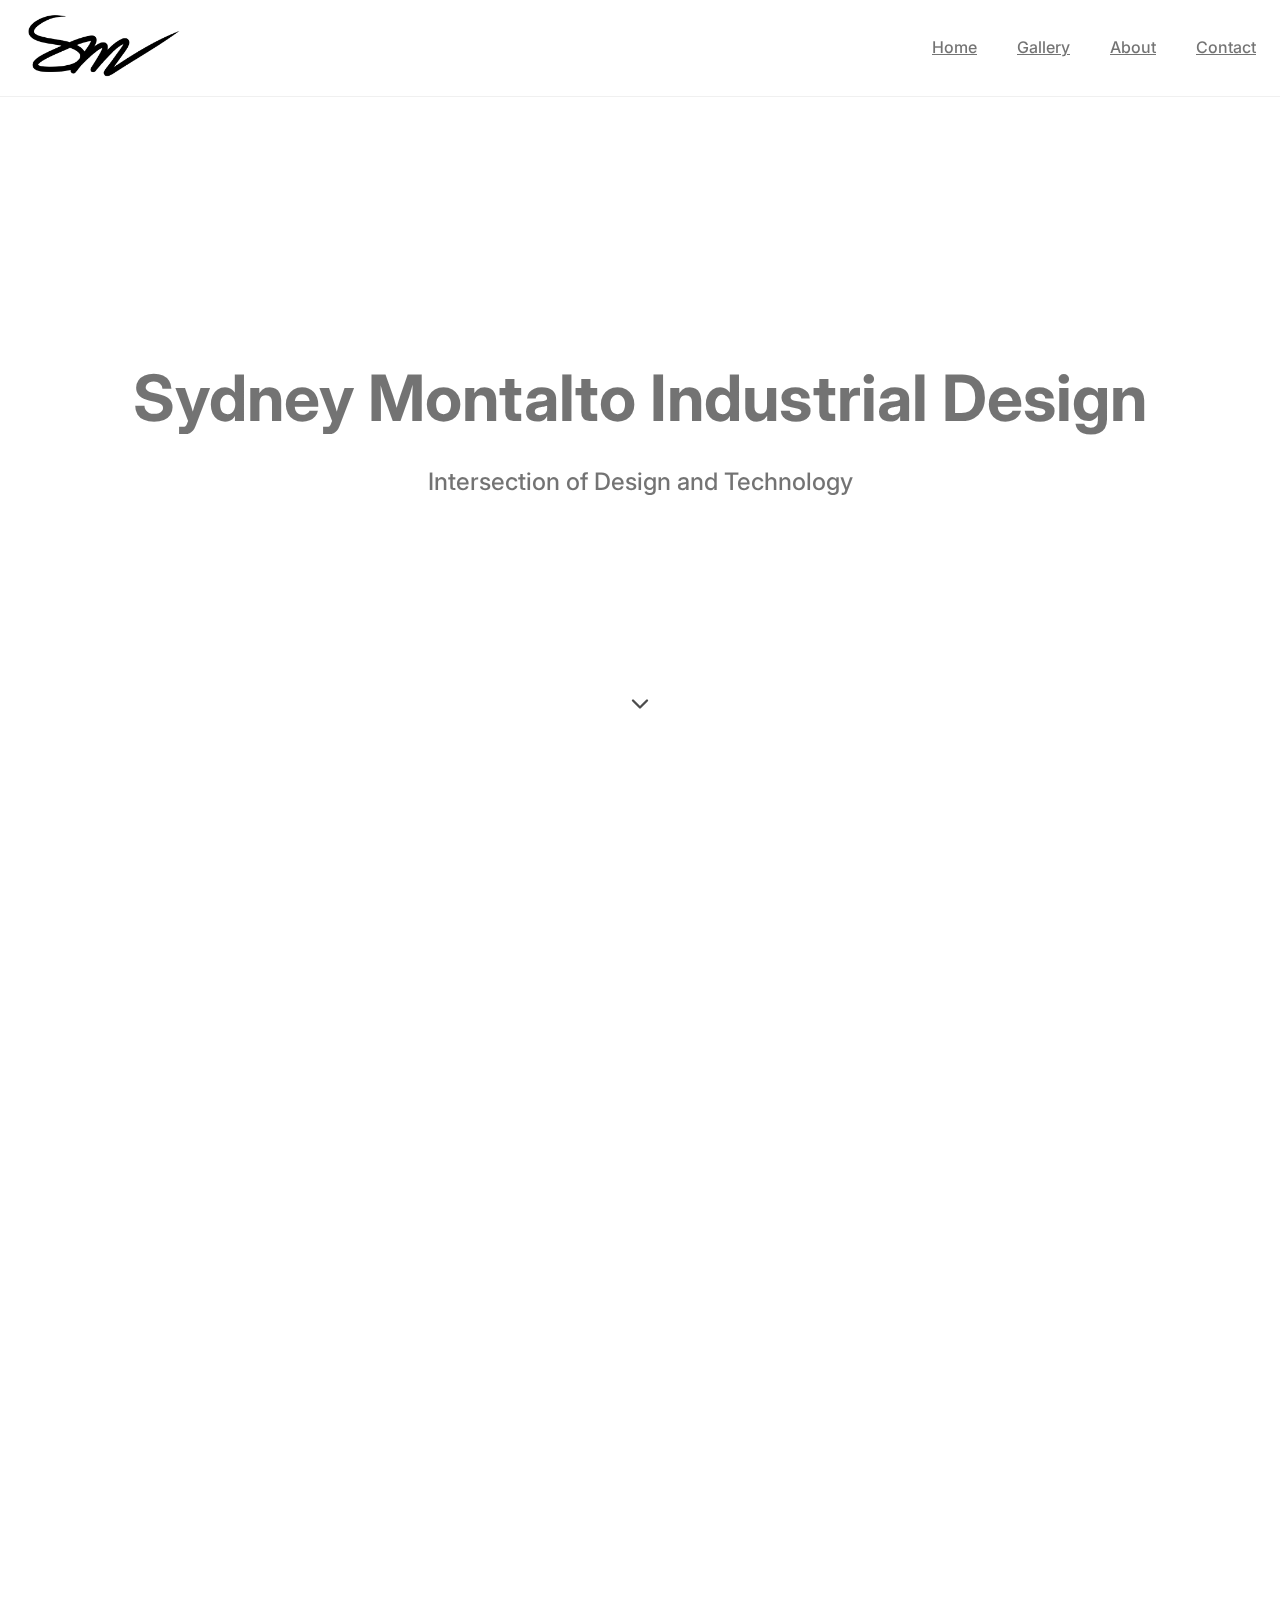
<file: index.html>
<!DOCTYPE html>
<html>
<head>
  <meta charset="UTF-8">
  <meta name="viewport" content="width=device-width, initial-scale=1.0">
  <title>Exported Figma Design</title>
  <link href="https://fonts.googleapis.com/css?family=Inter&display=swap" rel="stylesheet">

  <link rel="stylesheet" href="styles.css">
</head>
<body>
<div class="desktop-1">
<div class="header-1-2">
  <img src="images/node-3.png" class="node-3" alt="logo" />
  <div class="nav-4">
    <a class="text-5" href="index.html"><span class="text-black">Home</span></a>
  <a class="text-6" href="index.html#gallery"><span class="text-black">Gallery</span></a>
    <a class="text-7" href="about.html"><span class="text-black">About</span></a>
    <a class="text-8" href="contact.html"><span class="text-black">Contact</span></a>
  </div>
</div>
<div class="hero-1-9" data-reveal>
  <div class="text-10" data-reveal>
    <p class="text-11"><span class="text-black">Sydney Montalto
    Industrial Design</span></p>
    <p class="text-12"><span class="text-black">Intersection of Design and Technology</span></p>
  </div>
  <!-- optional hero button placeholder (hidden if you don't want it) -->
  <!-- <a class="btn-gallery" href="#gallery">View Gallery</a> -->
  <!-- scroll indicator: small flashing arrow that links to the gallery -->
  <a class="scroll-indicator" href="#gallery" aria-label="Scroll to gallery">
    <svg width="28" height="28" viewBox="0 0 24 24" fill="none" xmlns="http://www.w3.org/2000/svg" aria-hidden="true">
      <path d="M6 9l6 6 6-6" stroke="currentColor" stroke-width="2" stroke-linecap="round" stroke-linejoin="round"/>
    </svg>
  </a>
</div>

<div class="gallery-13" id="gallery" data-reveal>
<div class="container-14">
<div class="hero-15">
<p class="text-16"><span class="text-black">Gallery</span></p>
</div>
<div class="feature-cards-17">
<a class="card-1-18" href="freeride_skis.html" data-reveal>
  <img src="images/ski1.png" class="image-19" alt="Freeride Skis" />
  <div class="text-20">
    <p class="text-21"><span class="text-black">Freeride Skis</span></p>
    <p class="text-22"><span class="text-black">2025</span></p>
  </div>
</a>
<a class="card-1-23" href="jelly_robot.html" data-reveal>
  <img src="images/jelly.png" class="image-24" alt="Jelly Robot" />
  <div class="text-25">
    <p class="text-26"><span class="text-black">Jelly Robot</span></p>
    <p class="text-27"><span class="text-black">2024</span></p>
  </div>
</a>
</div>
<div class="feature-cards-28">
<a class="card-2-29" href="urban_hiking.html" data-reveal>
  <img src="images/hike1.png" class="image-30" alt="Urban Hiking" />
  <div class="text-31">
    <p class="text-32"><span class="text-black">Urban Hiking</span></p>
    <p class="text-33"><span class="text-black">2024</span></p>
  </div>
</a>
<a class="card-1-34" href="missing_volumes.html" data-reveal>
  <img src="images/volume1.png" class="image-35" alt="Missing Volumes" />
  <div class="text-36">
    <p class="text-37"><span class="text-black">Missing Volumes</span></p>
    <p class="text-38"><span class="text-black">2023</span></p>
  </div>
</a>
</div>
<div class="feature-cards-39">
<a class="card-1-40" href="cafe_culture.html" data-reveal>
  <img src="images/cafe1.png" class="image-41" alt="Cafe Culture" />
  <div class="text-42">
    <p class="text-43"><span class="text-black">Cafe Culture</span></p>
    <p class="text-44"><span class="text-black">2023</span></p>
  </div>
</a>
<a class="card-2-45" href="novecento.html" data-reveal>
  <img src="images/light1.png" class="image-46" alt="Novecento Lighting" />
  <div class="text-47">
    <p class="text-48"><span class="text-black">Novecento Lighting</span></p>
    <p class="text-49"><span class="text-black">2023</span></p>
  </div>
</a>
</div>
</div>
</div>
</div>

<script src="js/scroll-anim.js"></script>

</body>
</html>
</file>
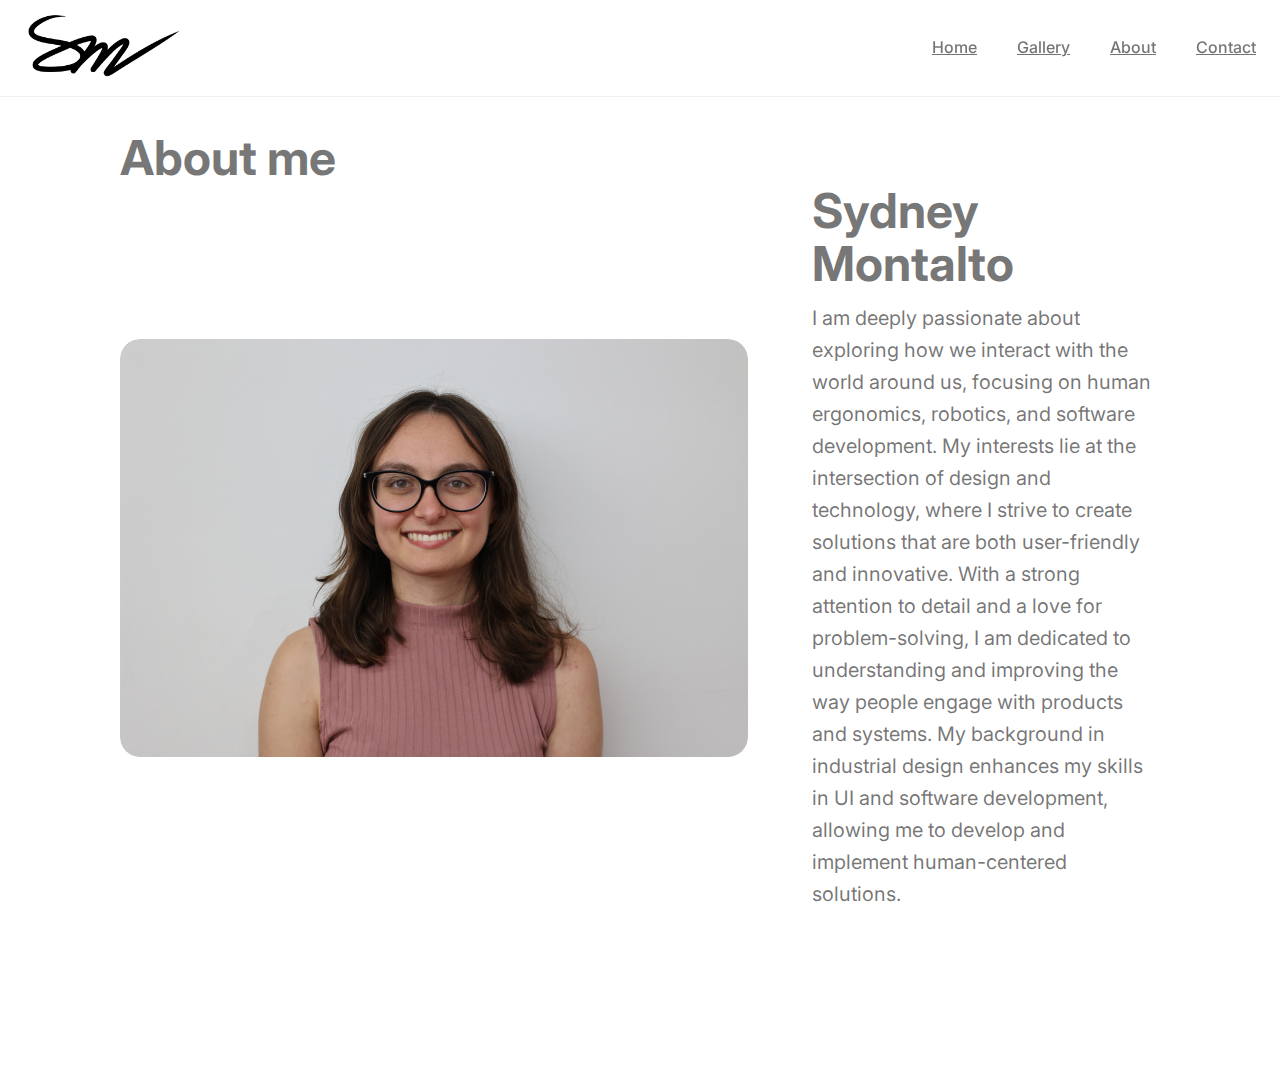
<file: about.html>
<!DOCTYPE html>
<html>
<head>
  <meta charset="UTF-8">
  <meta name="viewport" content="width=device-width, initial-scale=1.0">
  <title>Syd Monte — Portfolio</title>
  <link href="https://fonts.googleapis.com/css?family=Inter&display=swap" rel="stylesheet">

  <link rel="stylesheet" href="styles.css">
  <link rel="stylesheet" href="css/styles-about.css">
</head>
<body>
<div class="desktop-1">
<div class="container-2">
<div class="intro-3">
<div class="header-1-2">
  <img src="images/node-3.png" class="node-3" alt="logo" />
  <div class="nav-4">
    <a class="text-5" href="index.html"><span class="text-black">Home</span></a>
    <a class="text-6" href="index.html#gallery"><span class="text-black">Gallery</span></a>
    <a class="text-7" href="about.html"><span class="text-black">About</span></a>
    <a class="text-8" href="contact.html"><span class="text-black">Contact</span></a>
  </div>
</div>
<div class="hero-11">
<p class="text-12"><span class="text-black">About me</span></p>
</div>
<div class="feature-13">
<img src="images/headshot.png" class="headshot-1-14" alt="headshot-1" />
<div class="text-15">
<p class="text-16"><span class="text-black">Sydney Montalto</span></p>
<p class="text-17"><span class="text-black">I am deeply passionate about exploring how we interact with the world around us, focusing on human ergonomics, robotics, and software development. My interests lie at the intersection of design and technology, where I strive to create solutions that are both user-friendly and innovative.

With a strong attention to detail and a love for problem-solving, I am dedicated to understanding and improving the way people engage with products and systems. My background in industrial design enhances my skills in UI and software development, allowing me to develop and implement human-centered solutions.</span></p>
</div>
</div>
</div>
</div>
</div>

</body>
</html>
</file>
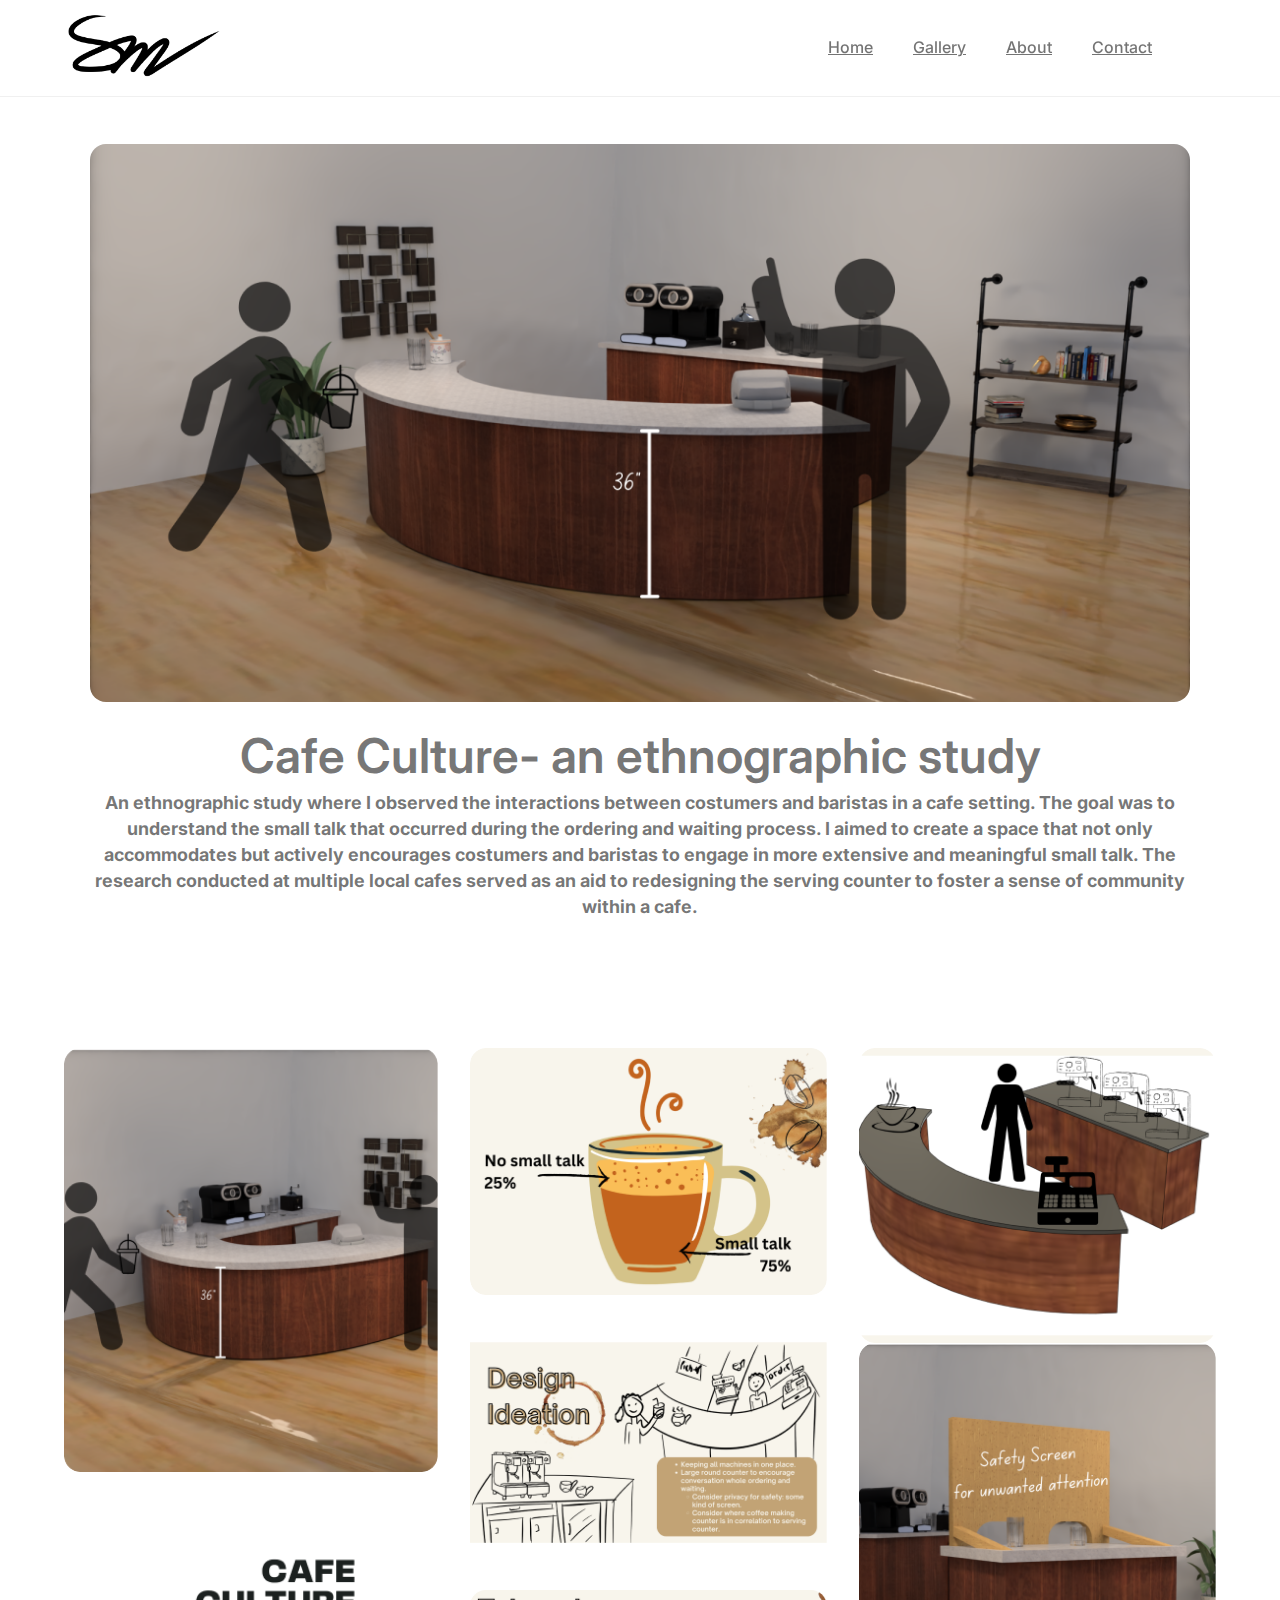
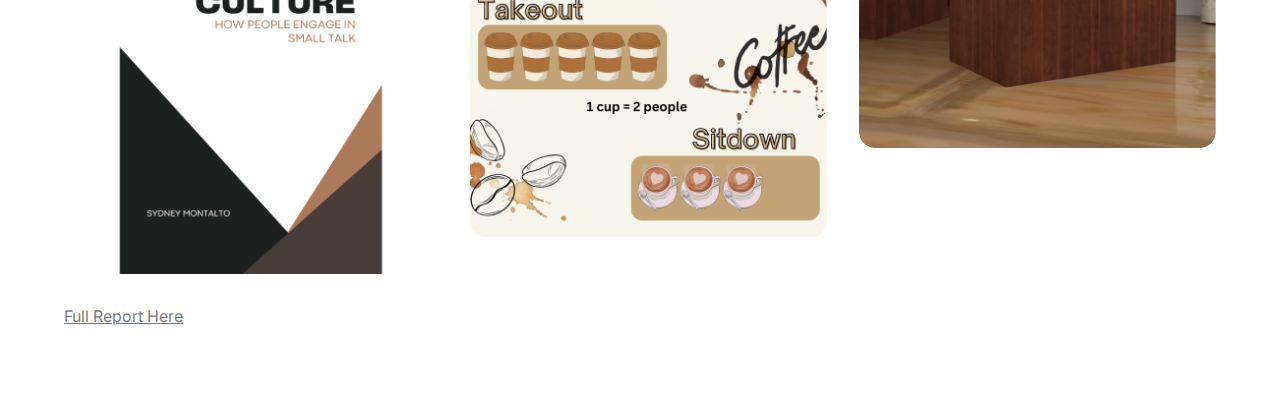
<file: cafe_culture.html>
<!DOCTYPE html>
<html>
<head>
  <meta charset="UTF-8">
  <meta name="viewport" content="width=device-width, initial-scale=1.0">
  <title>Syd Monte — Portfolio</title>
  <link href="https://fonts.googleapis.com/css?family=Inter&display=swap" rel="stylesheet">

  <link rel="stylesheet" href="styles.css">
  <link rel="stylesheet" href="css/styles-projects.css">
</head>
<body>
<div class="desktop-1">
<div class="header-1-2">
  <img src="images/node-3.png" class="node-3" alt="logo" />
  <div class="nav-4">
    <a class="text-5" href="index.html"><span class="text-black">Home</span></a>
    <a class="text-6" href="index.html#gallery"><span class="text-black">Gallery</span></a>
    <a class="text-7" href="about.html"><span class="text-black">About</span></a>
    <a class="text-8" href="contact.html"><span class="text-black">Contact</span></a>
  </div>
</div>
<div class="feature-1-9">
<img src="images/cafe.png" class="image-10" alt="image" />
<div class="text-11">
<p class="text-12"><span class="text-black">Cafe Culture- an ethnographic study</span></p>
<p class="text-13"><span class="text-black">An ethnographic study where I observed the interactions between costumers and baristas in a cafe setting. The goal was to understand the small talk that occurred during the ordering and waiting process. I aimed to create a space that not only accommodates but actively encourages costumers and baristas to engage in more extensive and meaningful small talk. The research conducted at multiple local cafes served as an aid to redesigning the serving counter to foster a sense of community within a cafe. </span></p>
</div>
</div>
<div class="feature-gallery-1-14">
<div class="gallery-15">
<div class="column-1-16">
<img src="images/cafe2.png" class="image-17" alt="image" />
<img src="images/cafe3.png" class="image-18" alt="image" />
<p class="text-19"><a class="text-black" href="report.html">Full Report Here</a></p>
</div>
<div class="column-2-20">
<img src="images/cafe4.png" class="image-21" alt="image" />
<img src="images/cafe5.png" class="image-22" alt="image" />
<img src="images/cafe6.png" class="image-23" alt="image" />
</div>
<div class="column-3-24">
<img src="images/cafe7.png" class="image-25" alt="image" />
<img src="images/cafe8.png" class="image-26" alt="image" />
</div>
</div>
</div>
</div>

</body>
</html>
</file>
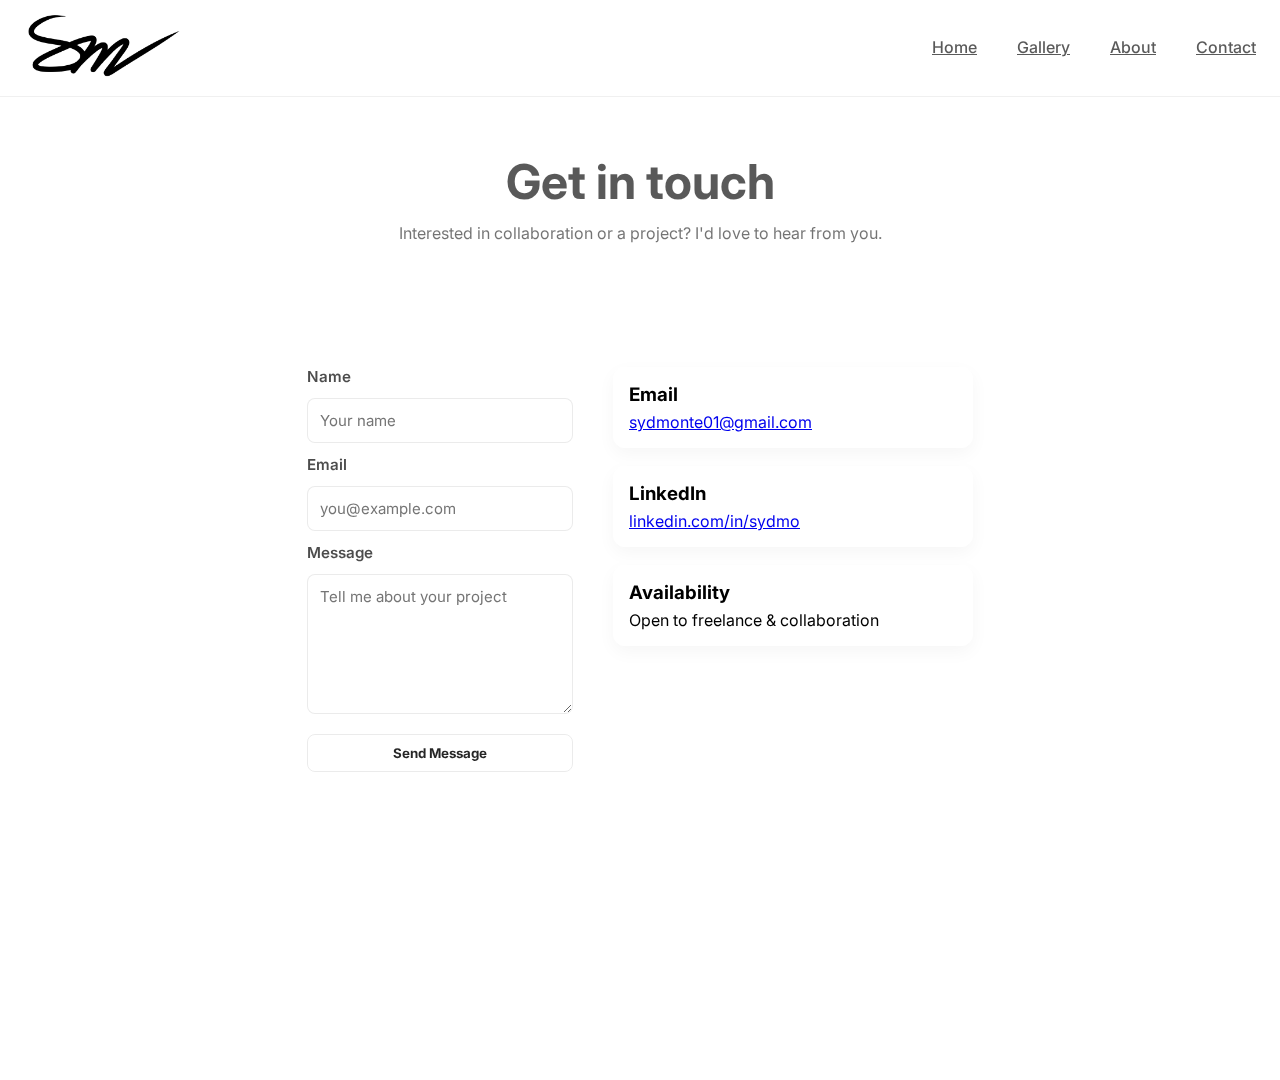
<file: contact.html>
<!DOCTYPE html>
<html>
<head>
  <meta charset="UTF-8">
  <meta name="viewport" content="width=device-width, initial-scale=1.0">
  <title>Syd Monte — Portfolio</title>
  <link href="https://fonts.googleapis.com/css?family=Inter&display=swap" rel="stylesheet">

  <link rel="stylesheet" href="styles.css">
  <link rel="stylesheet" href="css/styles-contact.css">
</head>
<body>
<div class="desktop-1">
<div class="header-1-2">
  <img src="images/node-3.png" class="node-3" alt="logo" />
  <div class="nav-4">
    <a class="text-5" href="index.html"><span class="text-black">Home</span></a>
    <a class="text-6" href="index.html#gallery"><span class="text-black">Gallery</span></a>
    <a class="text-7" href="about.html"><span class="text-black">About</span></a>
    <a class="text-8" href="contact.html"><span class="text-black">Contact</span></a>
  </div>
</div>
<main class="contact-main" role="main">
  <section class="contact-hero" data-reveal>
    <div class="contact-hero-inner">
      <h1 class="contact-title" data-reveal>Get in touch</h1>
      <p class="contact-sub" data-reveal>Interested in collaboration or a project? I'd love to hear from you.</p>
    </div>
  </section>

  <section class="contact-body">
    <div class="contact-grid">
  <form id="contact-form" class="contact-form" action="#" method="post" data-reveal>
        <label for="name">Name</label>
        <input id="name" name="name" type="text" placeholder="Your name" />

        <label for="email">Email</label>
        <input id="email" name="email" type="email" placeholder="you@example.com" />

        <label for="message">Message</label>
        <textarea id="message" name="message" rows="6" placeholder="Tell me about your project"></textarea>

        <button class="btn-send" type="submit">Send Message</button>
      </form>

      <aside class="contact-info" data-reveal>
        <div class="info-card">
          <h3>Email</h3>
          <p><a href="mailto:sydmonte01@gmail.com">sydmonte01@gmail.com</a></p>
        </div>
        <div class="info-card">
          <h3>LinkedIn</h3>
          <p><a href="#">linkedin.com/in/sydmo</a></p>
        </div>
        <div class="info-card">
          <h3>Availability</h3>
          <p>Open to freelance & collaboration</p>
        </div>
      </aside>
    </div>
  </section>
</main>

<script src="js/scroll-anim.js"></script>
<!-- Simple mailto fallback: opens the user's email client with form contents pre-filled -->
<script>
document.addEventListener('DOMContentLoaded', function () {
  var form = document.getElementById('contact-form');
  if (!form) return;
  form.addEventListener('submit', function (e) {
    e.preventDefault();
    var name = (form.elements['name'] && form.elements['name'].value) || '';
    var email = (form.elements['email'] && form.elements['email'].value) || '';
    var message = (form.elements['message'] && form.elements['message'].value) || '';

    var subject = encodeURIComponent('Portfolio message from ' + (name || email || 'Website visitor'));
    var body = 'Name: ' + name + '\n' +
               'Email: ' + email + '\n\n' +
               message;

    var recipient = 'sydmonte01@gmail.com';
    var mailto = 'mailto:' + encodeURIComponent(recipient) + '?subject=' + subject + '&body=' + encodeURIComponent(body);

    // Open the default mail client
    window.location.href = mailto;
  });
});
</script>
</body>
</html>
</file>
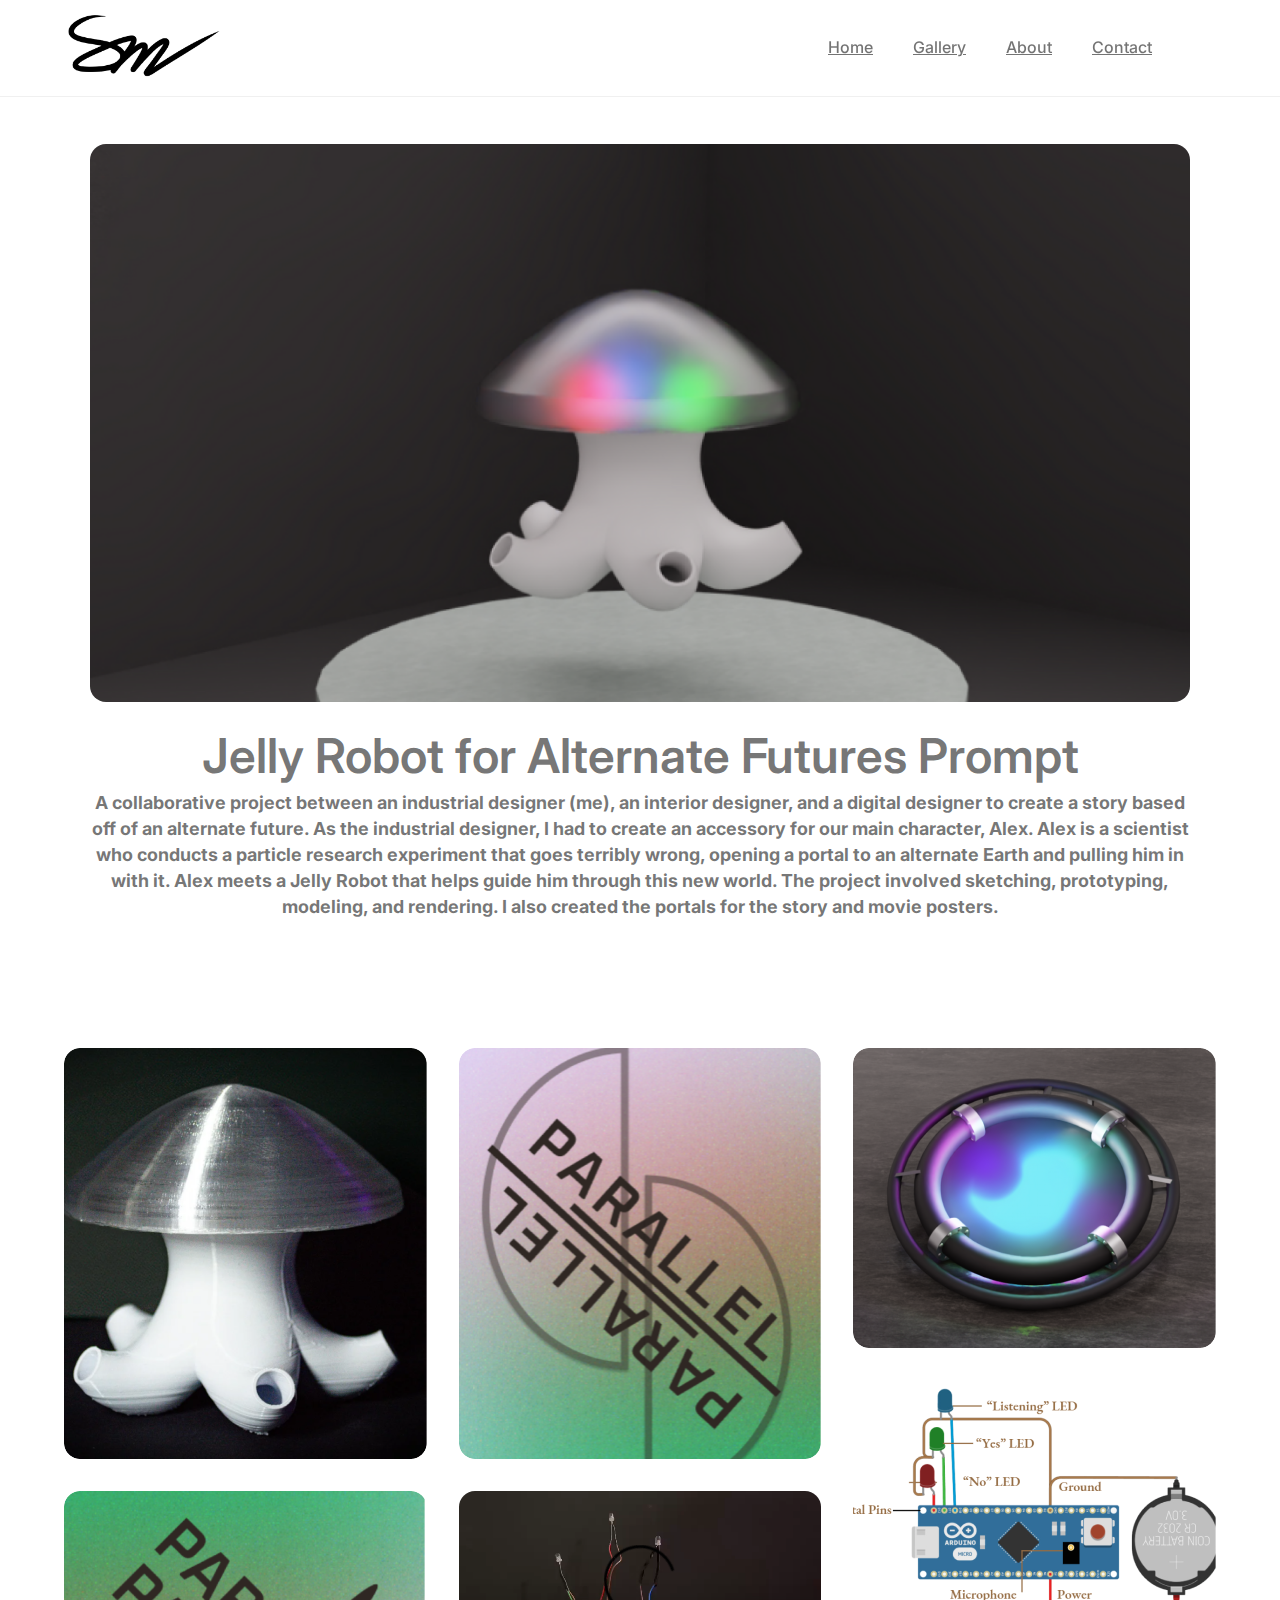
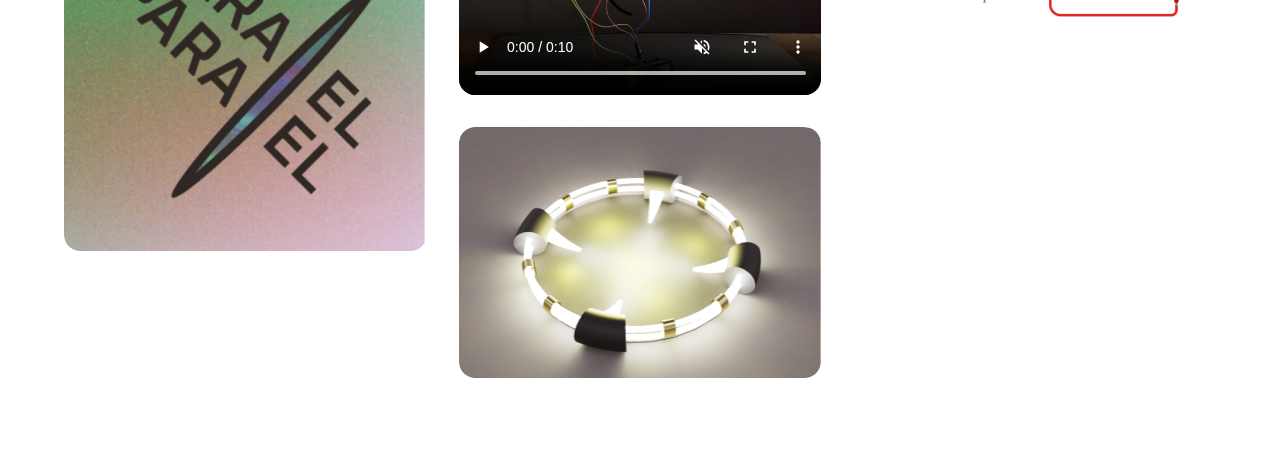
<file: jelly_robot.html>
<!DOCTYPE html>
<html>
<head>
  <meta charset="UTF-8">
  <meta name="viewport" content="width=device-width, initial-scale=1.0">
  <title>Syd Monte — Jelly Robot</title>
  <link href="https://fonts.googleapis.com/css?family=Inter&display=swap" rel="stylesheet">

  <link rel="stylesheet" href="styles.css">
  <link rel="stylesheet" href="css/styles-projects.css">
</head>
<body>
<div class="desktop-1">
<div class="header-1-2">
  <img src="images/node-3.png" class="node-3" alt="logo" />
  <div class="nav-4">
    <a class="text-5" href="index.html"><span class="text-black">Home</span></a>
    <a class="text-6" href="index.html#gallery"><span class="text-black">Gallery</span></a>
    <a class="text-7" href="about.html"><span class="text-black">About</span></a>
    <a class="text-8" href="contact.html"><span class="text-black">Contact</span></a>
  </div>
</div>
<div class="feature-1-9">
<img src="images/jelly1.png" class="image-10" alt="image" />
<div class="text-11">
<p class="text-12"><span class="text-black">Jelly Robot for Alternate Futures Prompt</span></p>
<p class="text-13"><span class="text-black">A collaborative project between an industrial designer (me), an interior designer, and a digital designer to create a story based off of an alternate future. As the industrial designer, I had to create an accessory for our main character, Alex. Alex is a scientist who conducts a particle research experiment that goes terribly wrong, opening a portal to an alternate Earth and pulling him in with it. Alex meets a Jelly Robot that helps guide him through this new world. The project involved sketching, prototyping, modeling, and rendering. I also created the portals for the story and movie posters.</span></p>
</div>
</div>
<div class="feature-gallery-1-14">
<div class="gallery-15">
<div class="column-1-16">
<img src="images/jelly2.png" class="image-17" alt="image" />
<img src="images/jelly3.png" class="image-18" alt="image" />
</div>
<div class="column-2-19">
    <img src="images/jelly4.png" class="image-20" alt="image" />
    <!-- middle column, middle row: replace placeholder with video -->
    <video class="image-21" controls playsinline muted loop>
      <source src="images/jelly_vid.mp4" type="video/mp4">
      Your browser does not support the video tag.
    </video>
    <img src="images/jelly5.png" class="image-22" alt="image" />
</div>
<div class="column-3-23">
<img src="images/jelly6.png" class="image-24" alt="image" />
<img src="images/jelly7.png" class="image-25" alt="image" />
</div>
</div>
</div>
</div>

</body>
</html>
</file>
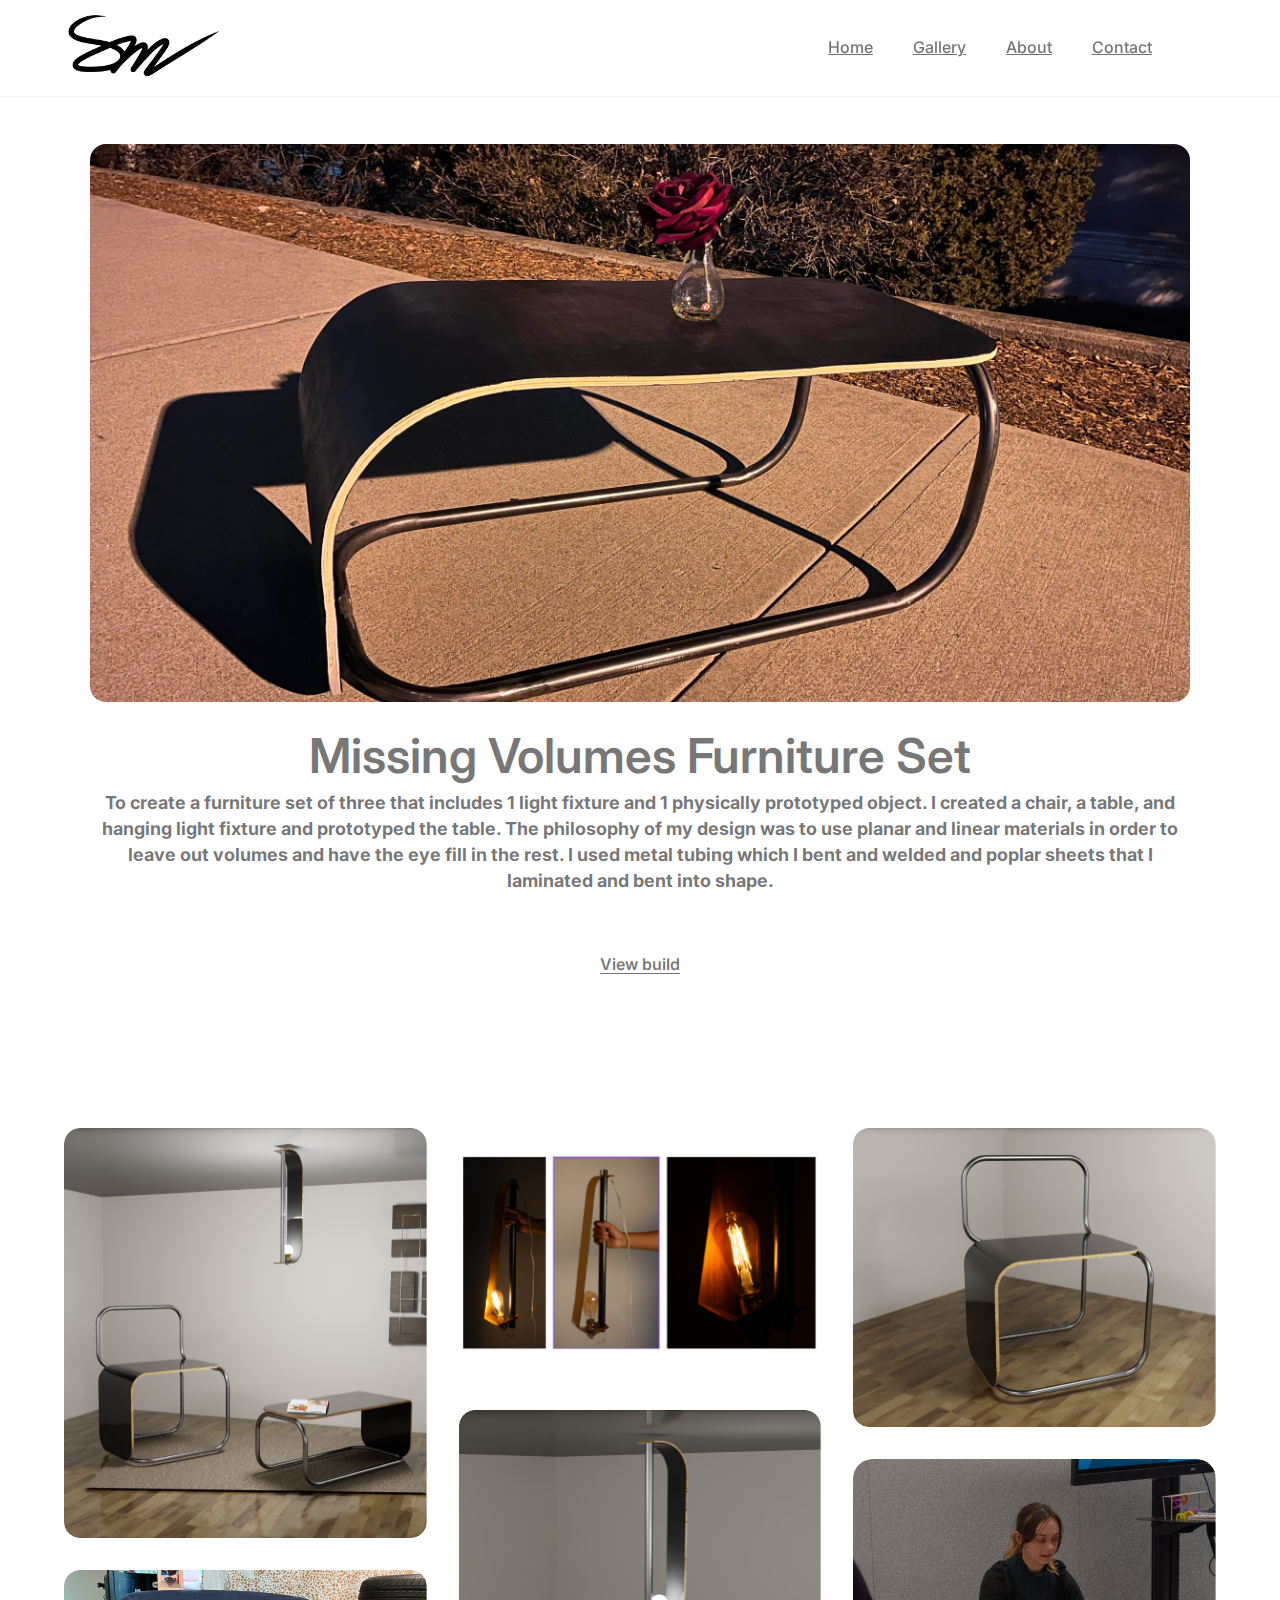
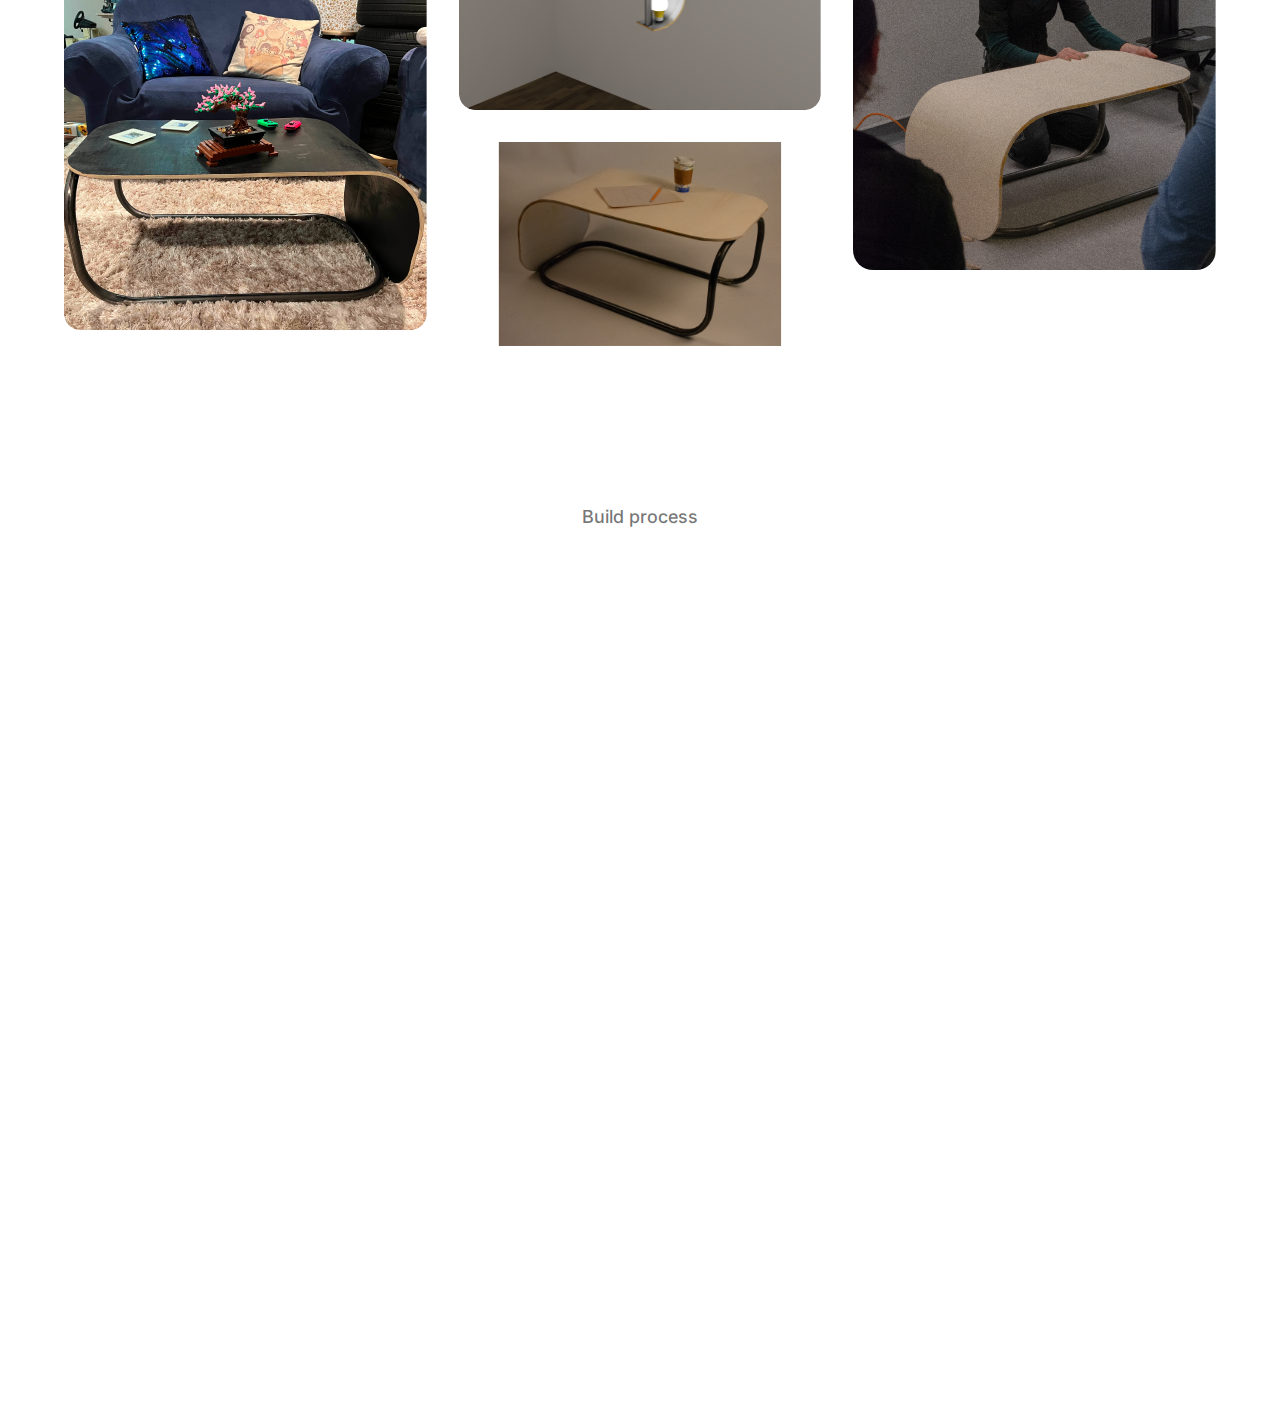
<file: missing_volumes.html>
<!DOCTYPE html>
<html>
<head>
  <meta charset="UTF-8">
  <meta name="viewport" content="width=device-width, initial-scale=1.0">
  <title>Syd Monte — Portfolio</title>
  <link href="https://fonts.googleapis.com/css?family=Inter&display=swap" rel="stylesheet">

  <link rel="stylesheet" href="styles.css">
  <link rel="stylesheet" href="css/styles-projects.css">
</head>
<body>
<div class="desktop-1">
<div class="header-1-2">
  <img src="images/node-3.png" class="node-3" alt="logo" />
  <div class="nav-4">
    <a class="text-5" href="index.html"><span class="text-black">Home</span></a>
    <a class="text-6" href="index.html#gallery"><span class="text-black">Gallery</span></a>
    <a class="text-7" href="about.html"><span class="text-black">About</span></a>
    <a class="text-8" href="contact.html"><span class="text-black">Contact</span></a>
  </div>
</div>
<div class="feature-1-9">
<img src="images/volume.png" class="image-10" alt="image" />
<div class="text-11">
<p class="text-12"><span class="text-black">Missing Volumes Furniture Set</span></p>
<p class="text-13"><span class="text-black">To create a furniture set of three that includes 1 light fixture and 1 physically prototyped object. I created a chair, a table, and hanging light fixture and prototyped the table. The philosophy of my design was to use planar and linear materials in order to leave out volumes and have the eye fill in the rest. I used metal tubing which I bent and welded and poplar sheets that I laminated and bent into shape. </span></p>
  <p style="margin-top:18px;">
    <a class="btn-view-build" href="#build">View build</a>
  </p>
</div>
</div>
<div class="feature-gallery-1-14">
<div class="gallery-15">
<div class="column-1-16">
<img src="images/volume2.png" class="image-17" alt="image" />
<img src="images/volume3.png" class="image-18" alt="image" />
</div>
<div class="column-2-19">
<img src="images/volume4.png" class="image-20" alt="image" />
<img src="images/volume5.png" class="image-21" alt="image" />
<img src="images/table0.png" class="image-22" alt="image" />
</div>
<div class="column-3-23">
<img src="images/volume7.png" class="image-24" alt="image" />
<img src="images/volume8.png" class="image-25" alt="image" />
</div>
</div>
  </div>
</div>
<!-- Build/process section placeholder - placed AFTER the gallery so it appears below the pictures -->
<div id="build" class="feature-gallery-1-14">
    <div class="gallery-15">
      <div class="column-1-16">
        <p class="text-19"><span class="text-black">Build process</span></p>
      </div>
    </div>

    <div class="build-grid">
      <div class="build-item" data-reveal><img src="images/table6.jpg" class="image-17" alt="build step 1" loading="lazy" /></div>
      <div class="build-item" data-reveal><img src="images/table14.jpg" class="image-17" alt="build step 2" loading="lazy" /></div>
      <div class="build-item" data-reveal><img src="images/table15.jpg" class="image-17" alt="build step 3" loading="lazy" /></div>
      <div class="build-item" data-reveal><img src="images/table10.jpg" class="image-17" alt="build step 4" loading="lazy" /></div>
      <div class="build-item" data-reveal><img src="images/table11.jpg" class="image-17" alt="build step 5" loading="lazy" /></div>
      <div class="build-item" data-reveal><img src="images/table12.jpg" class="image-17" alt="build step 7" loading="lazy" /></div>
    </div>

</div>
</div>

  <!-- include scroll reveal script so items with data-reveal get the .in-view class -->
  <script src="js/scroll-anim.js"></script>

  <!-- noscript fallback: show build items if JS is disabled or blocked -->
  <noscript>
    <style>
      .build-item[data-reveal] { opacity: 1 !important; transform: none !important; }
    </style>
  </noscript>

</body>
</html>
</file>
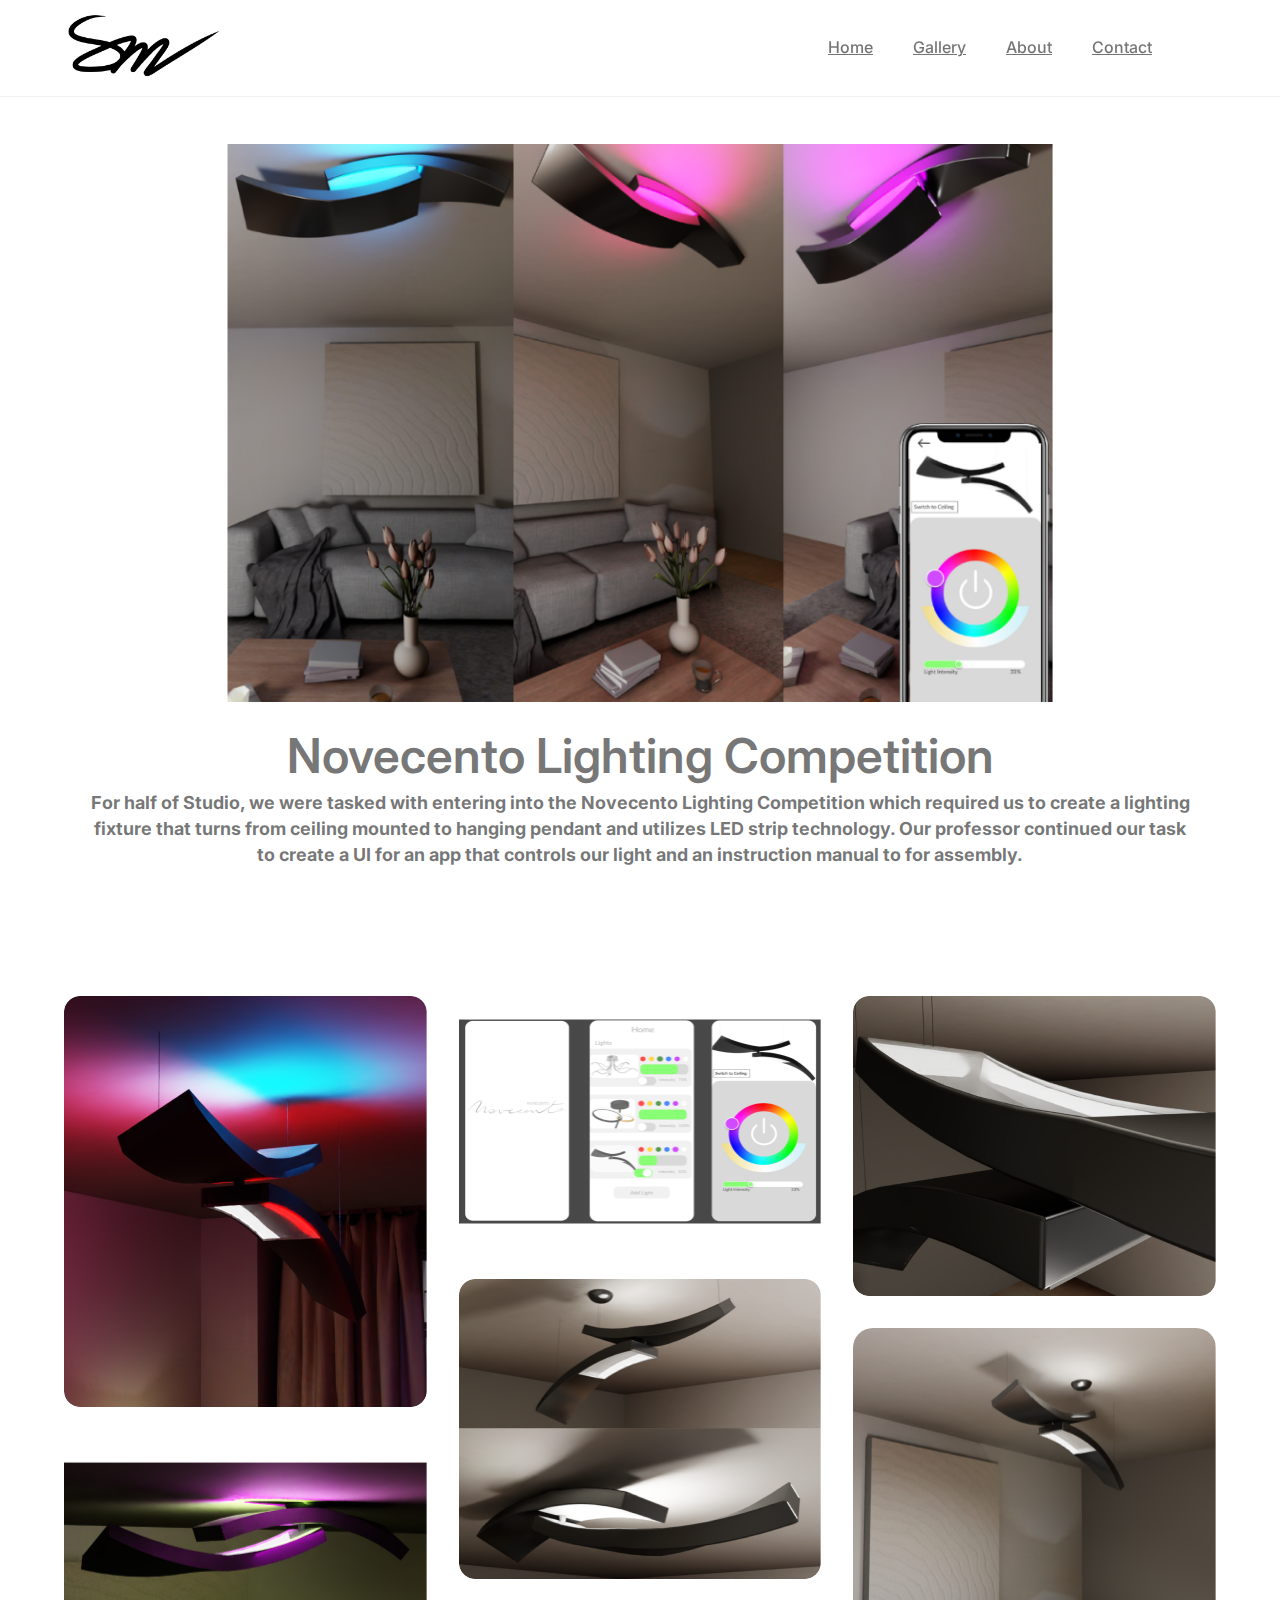
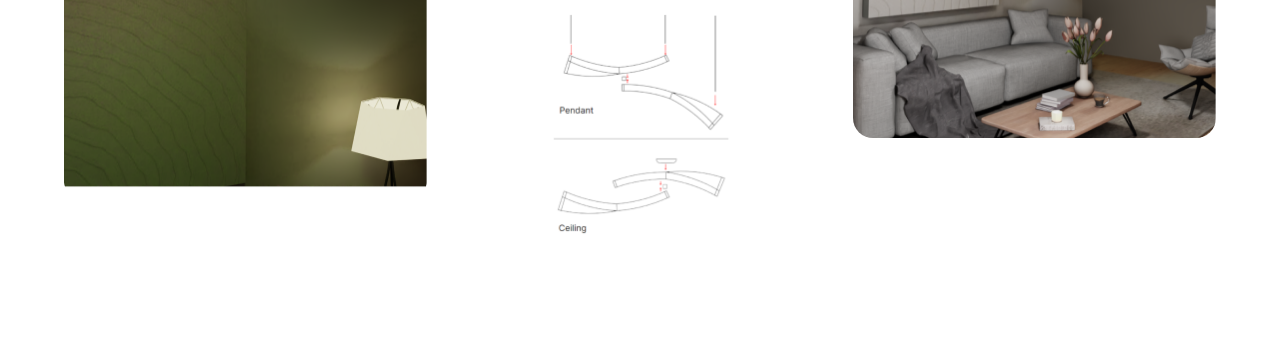
<file: novecento.html>
<!DOCTYPE html>
<html>
<head>
  <meta charset="UTF-8">
  <meta name="viewport" content="width=device-width, initial-scale=1.0">
  <title>Syd Monte — Novecento</title>
  <link href="https://fonts.googleapis.com/css?family=Inter&display=swap" rel="stylesheet">

  <link rel="stylesheet" href="styles.css">
  <link rel="stylesheet" href="css/styles-projects.css">
</head>
<body>
<div class="desktop-1">
<div class="header-1-2">
  <img src="images/node-3.png" class="node-3" alt="logo" />
  <div class="nav-4">
    <a class="text-5" href="index.html"><span class="text-black">Home</span></a>
    <a class="text-6" href="index.html#gallery"><span class="text-black">Gallery</span></a>
    <a class="text-7" href="about.html"><span class="text-black">About</span></a>
    <a class="text-8" href="contact.html"><span class="text-black">Contact</span></a>
  </div>
</div>
<div class="feature-1-9">
<img src="images/light6.png" class="image-10" alt="image" />
<div class="text-11">
<p class="text-12"><span class="text-black">Novecento Lighting Competition</span></p>
<p class="text-13"><span class="text-black">For half of Studio, we were tasked with entering into the Novecento Lighting Competition which required us to create a lighting fixture that turns from ceiling mounted to hanging pendant and utilizes LED strip technology. Our professor continued our task to create a UI for an app that controls our light and an instruction manual to for assembly.</span></p>
</div>
</div>
<div class="feature-gallery-1-14">
<div class="gallery-15">
<div class="column-1-16">
<img src="images/light7.png" class="image-17" alt="image" />
<img src="images/light8.png" class="image-18" alt="image" />
</div>
<div class="column-2-19">
<img src="images/light9.png" class="image-20" alt="image" />
<img src="images/light2.png" class="image-21" alt="image" />
<img src="images/light3.png" class="image-22" alt="image" />
</div>
<div class="column-3-23">
<img src="images/light4.png" class="image-24" alt="image" />
<img src="images/light5.png" class="image-25" alt="image" />
</div>
</div>
</div>
</div>

</body>
</html>
</file>
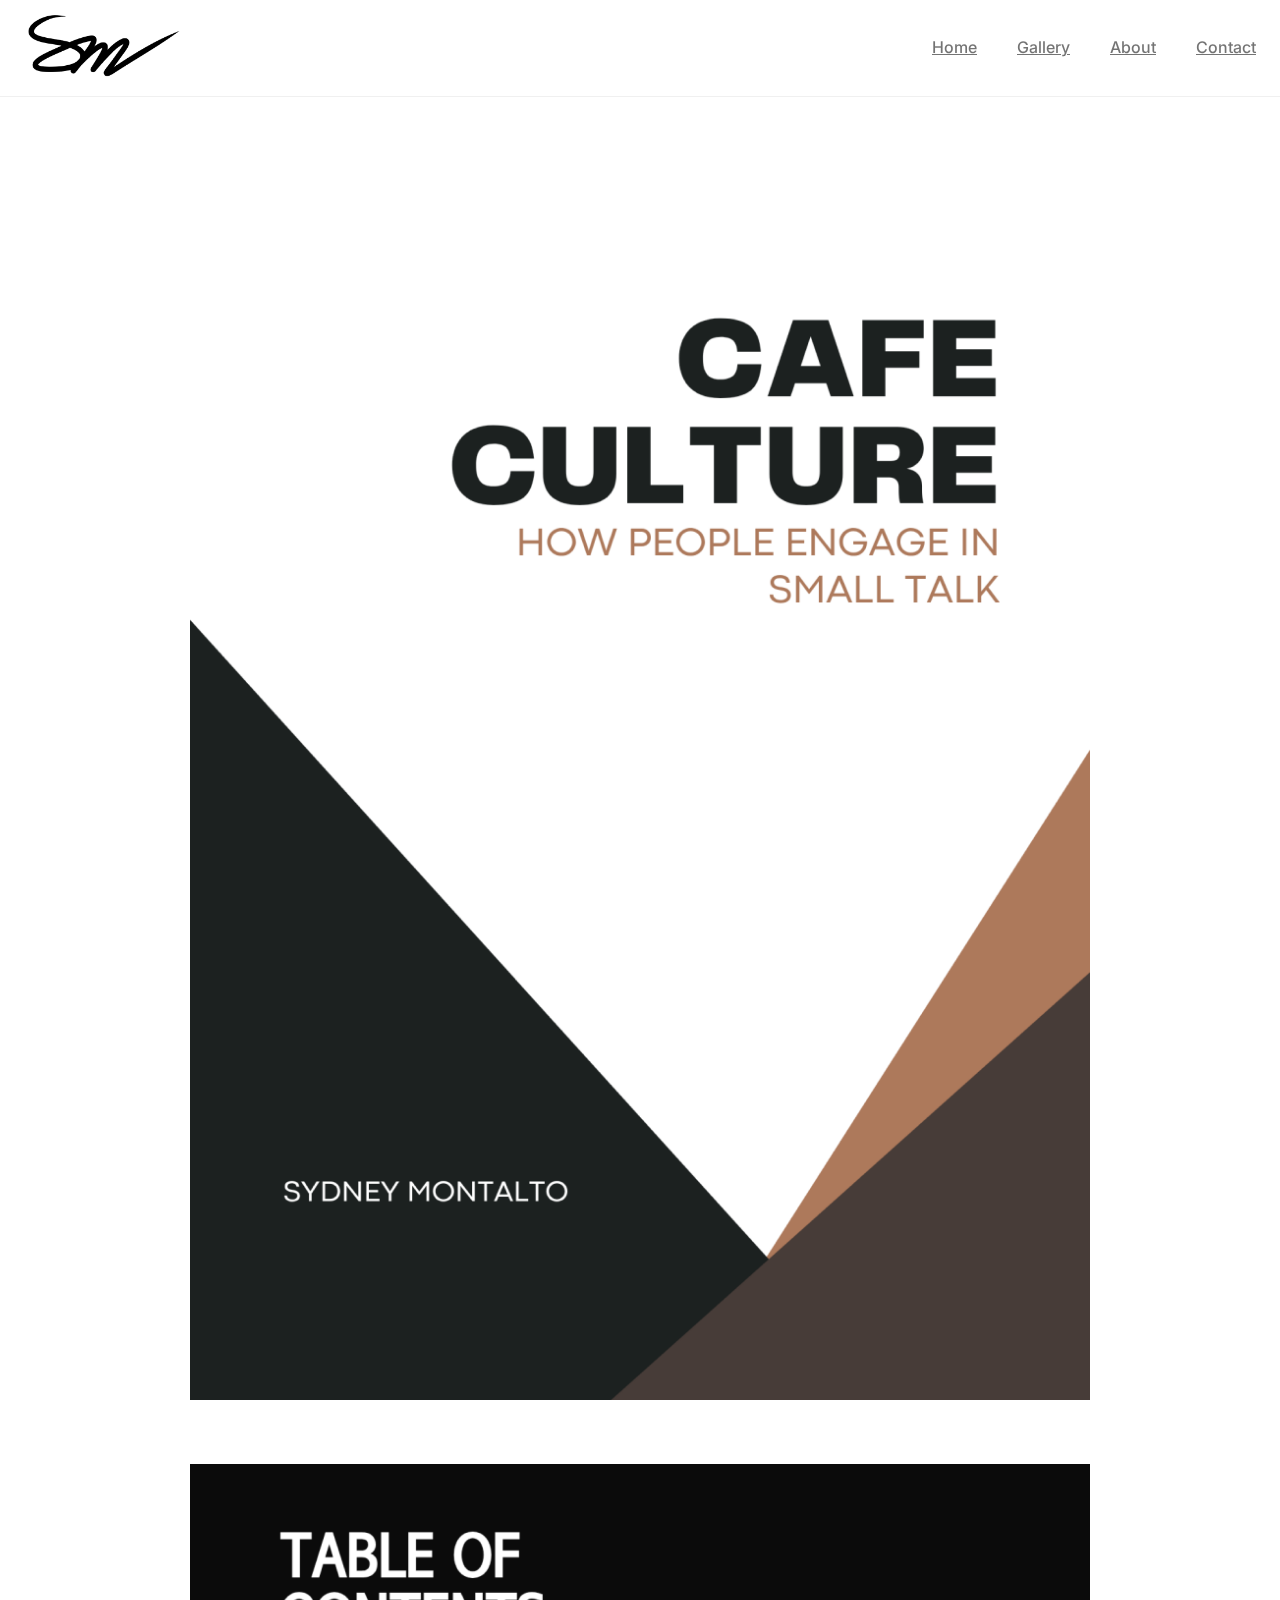
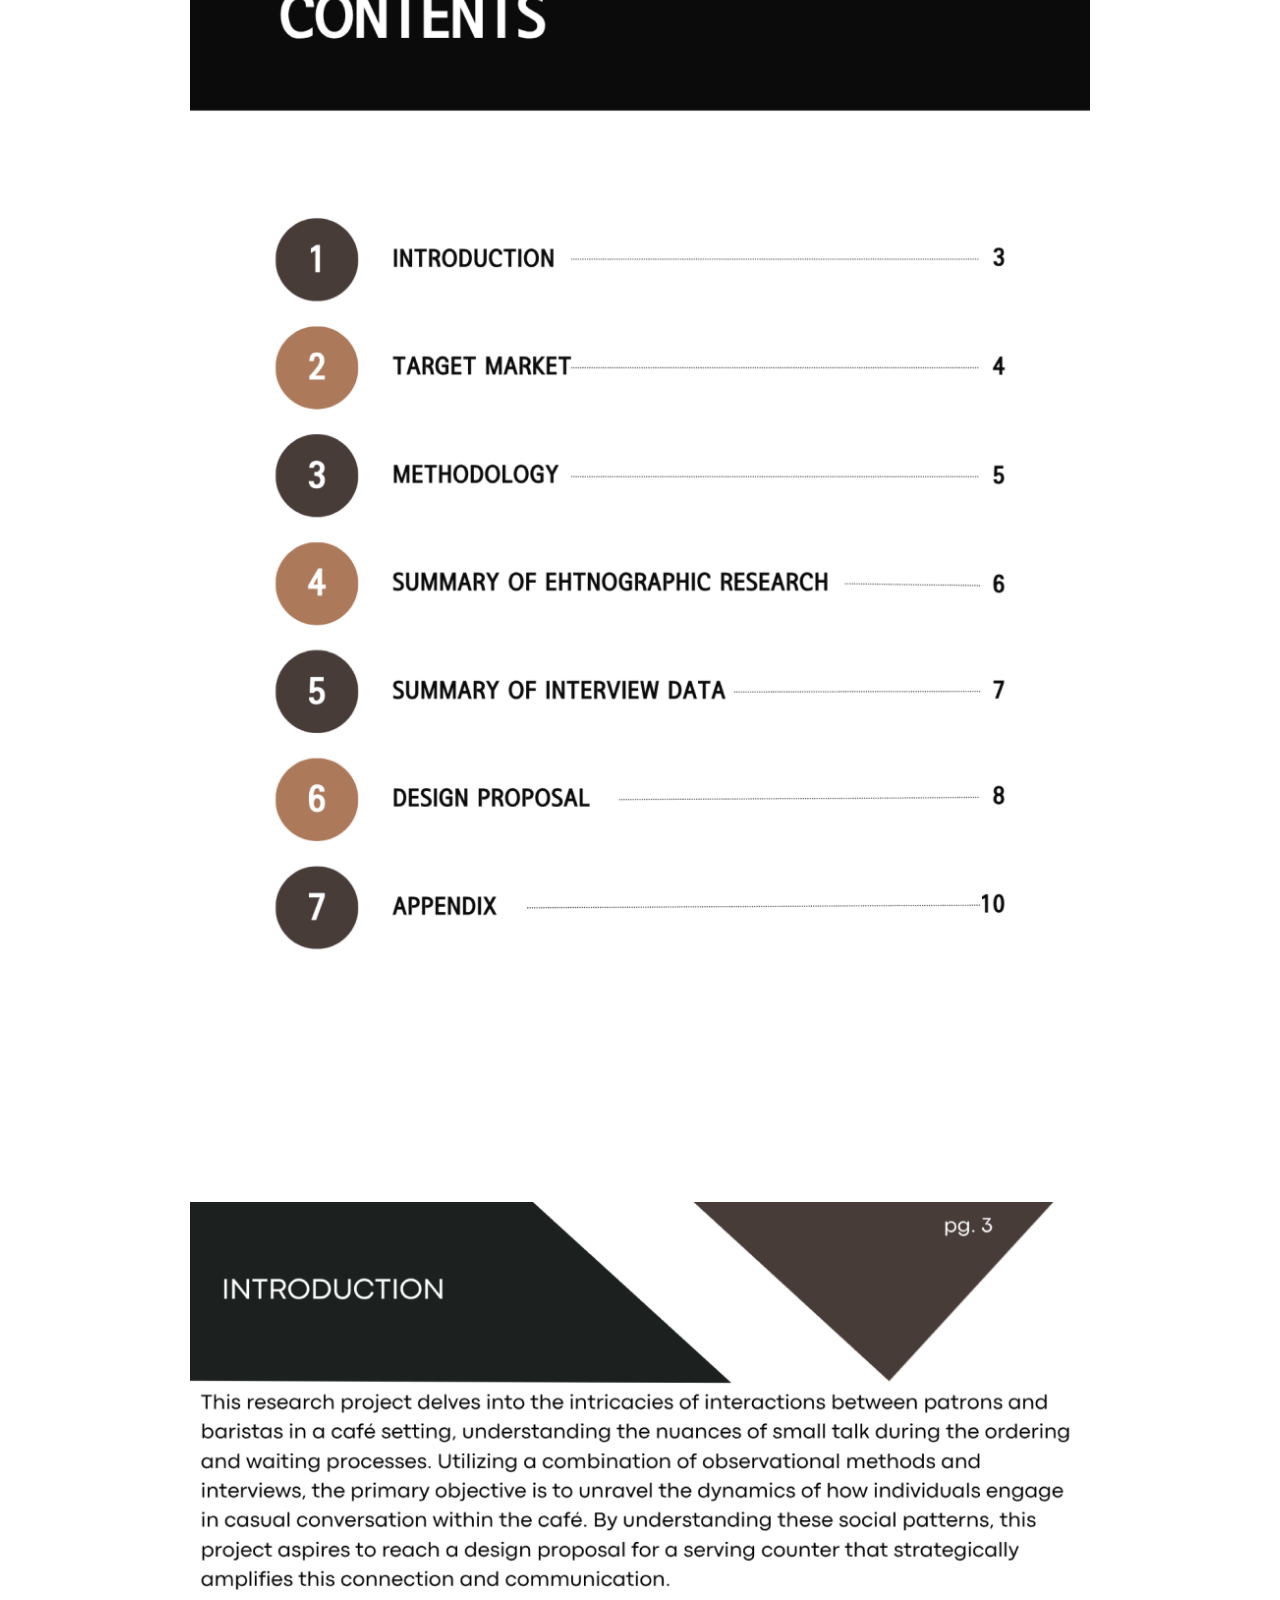
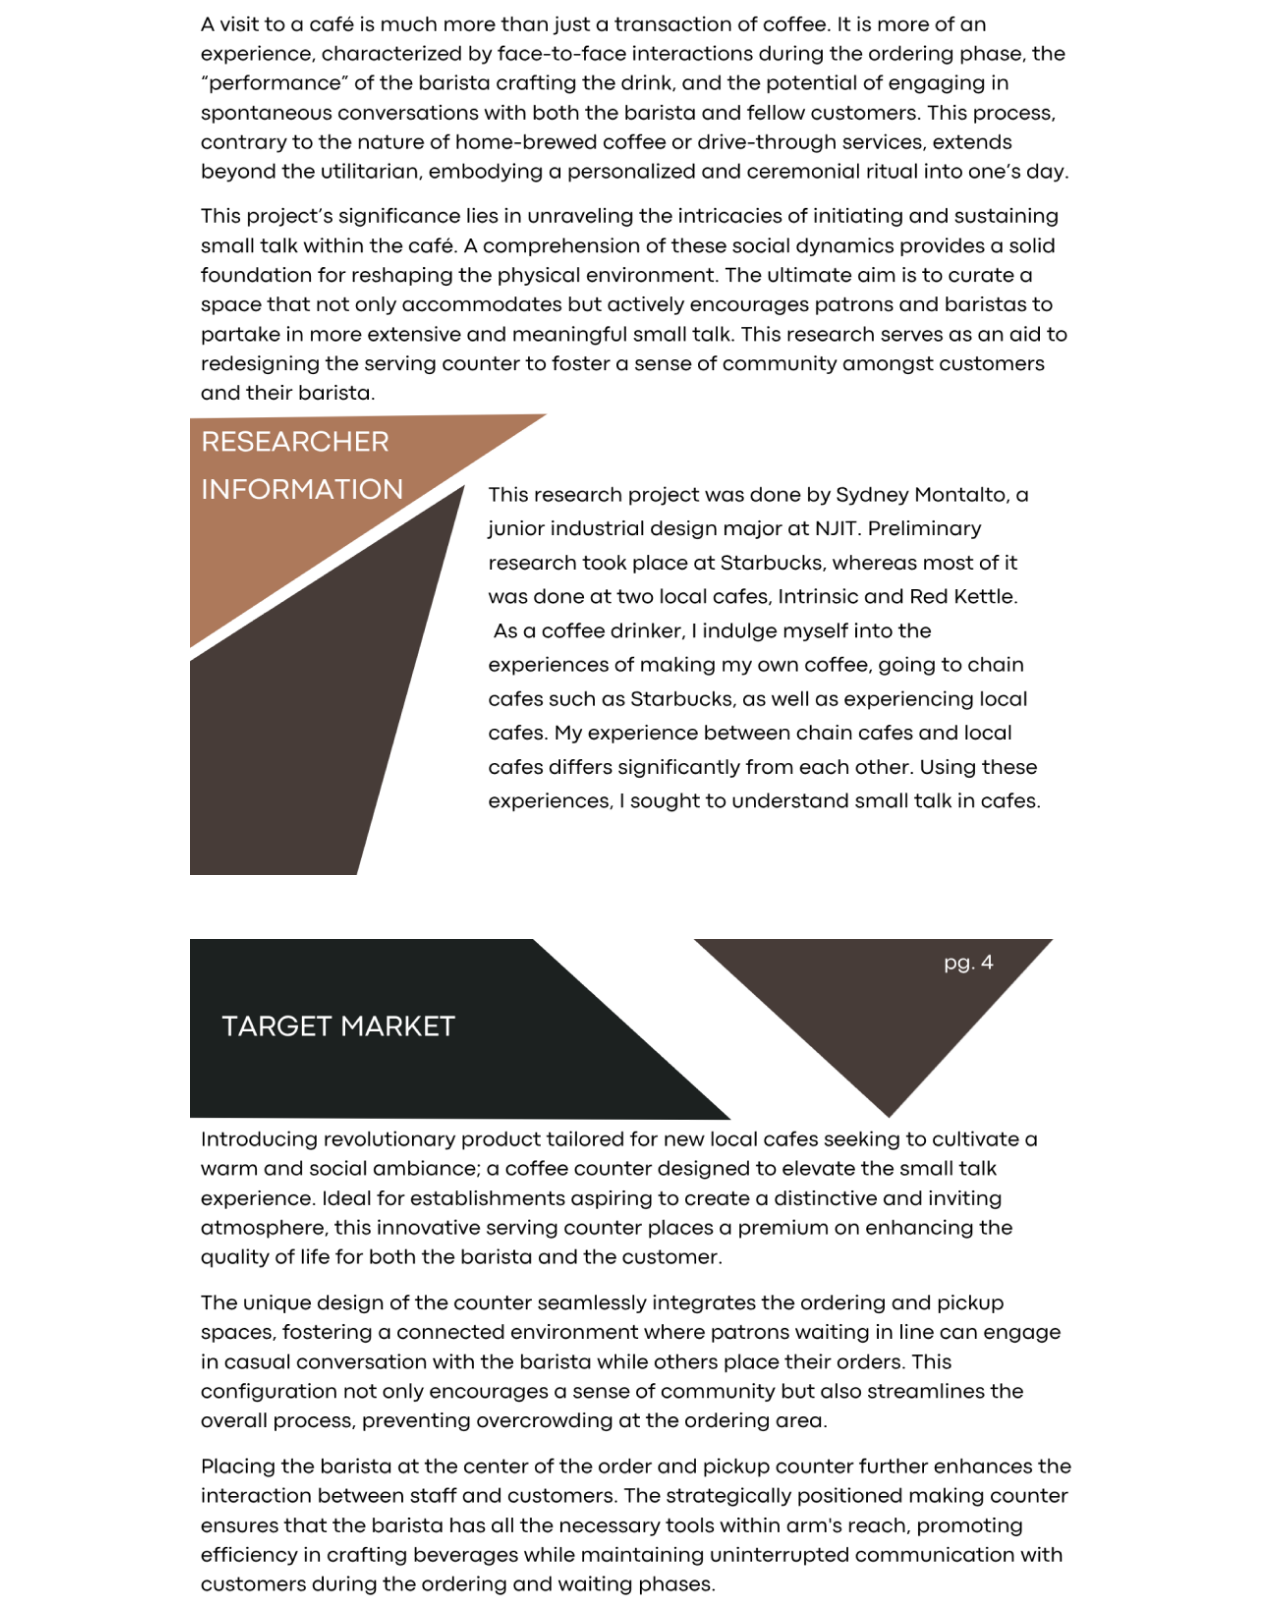
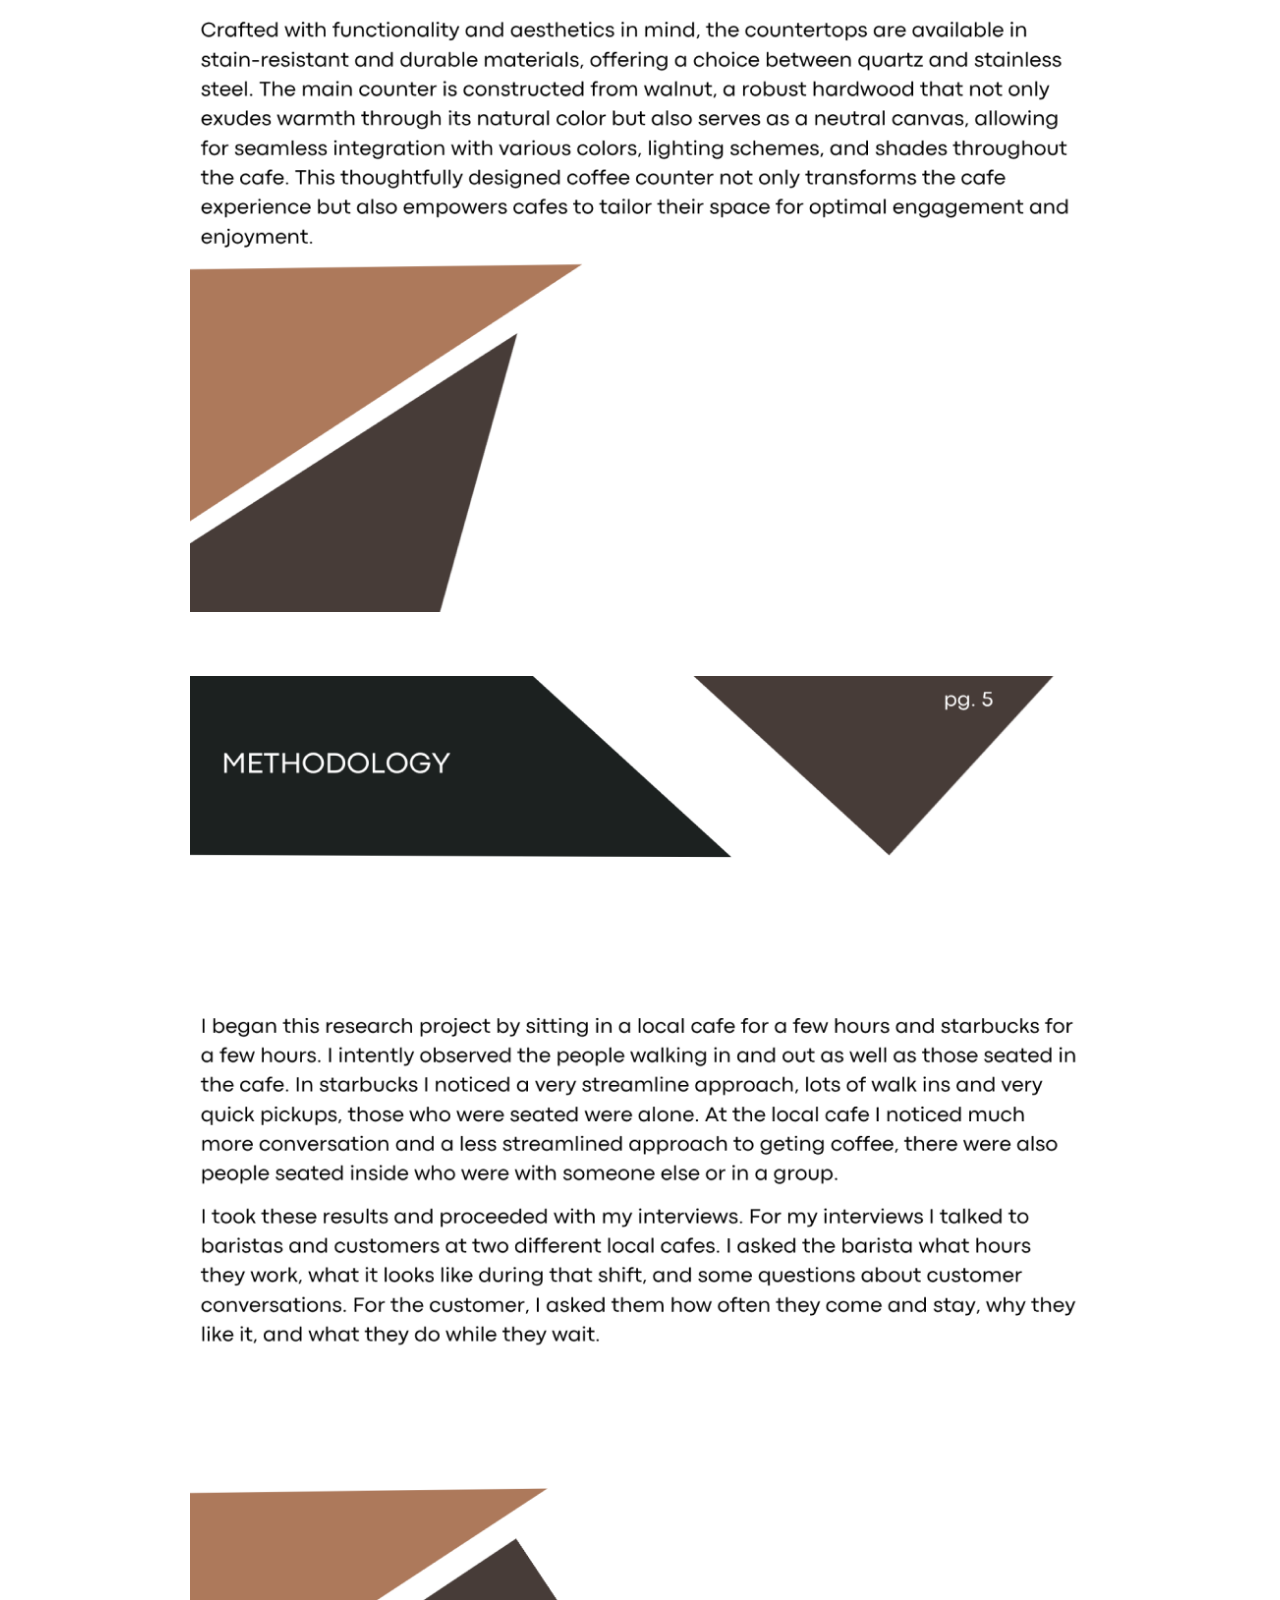
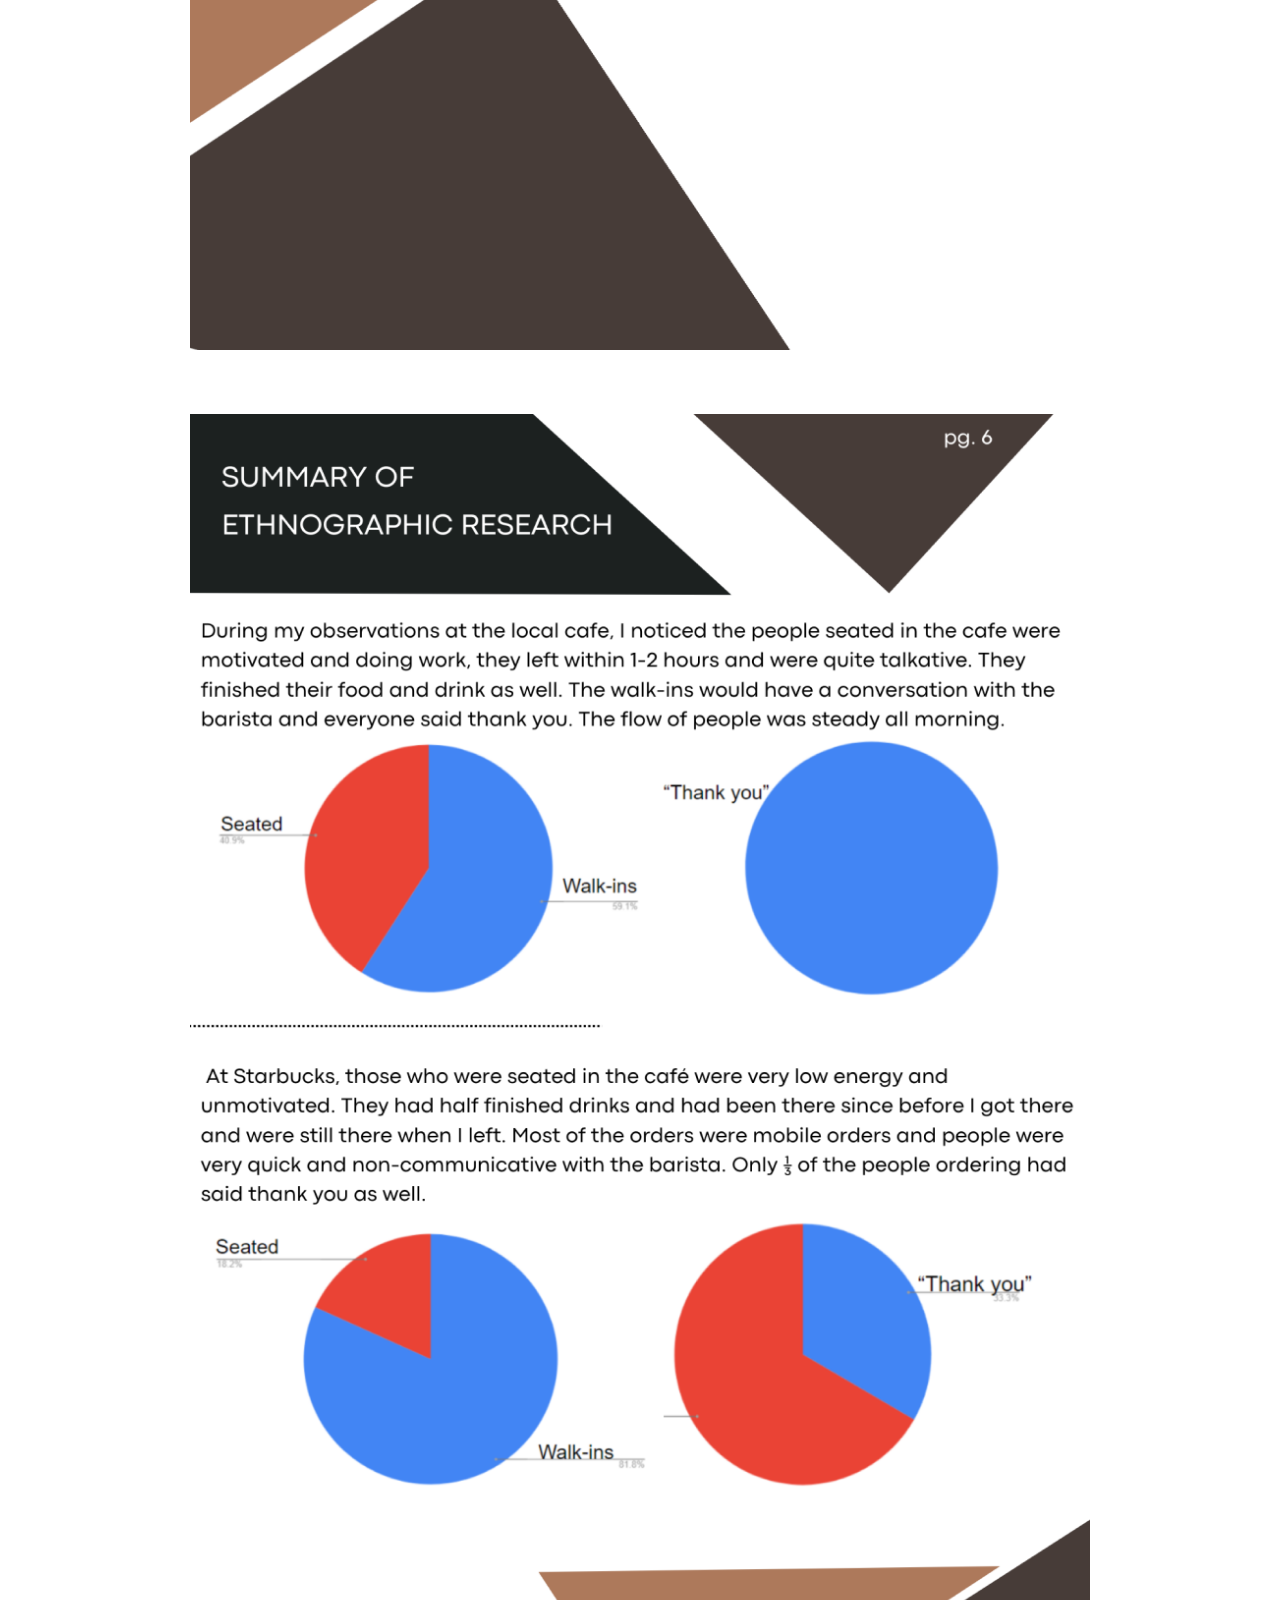
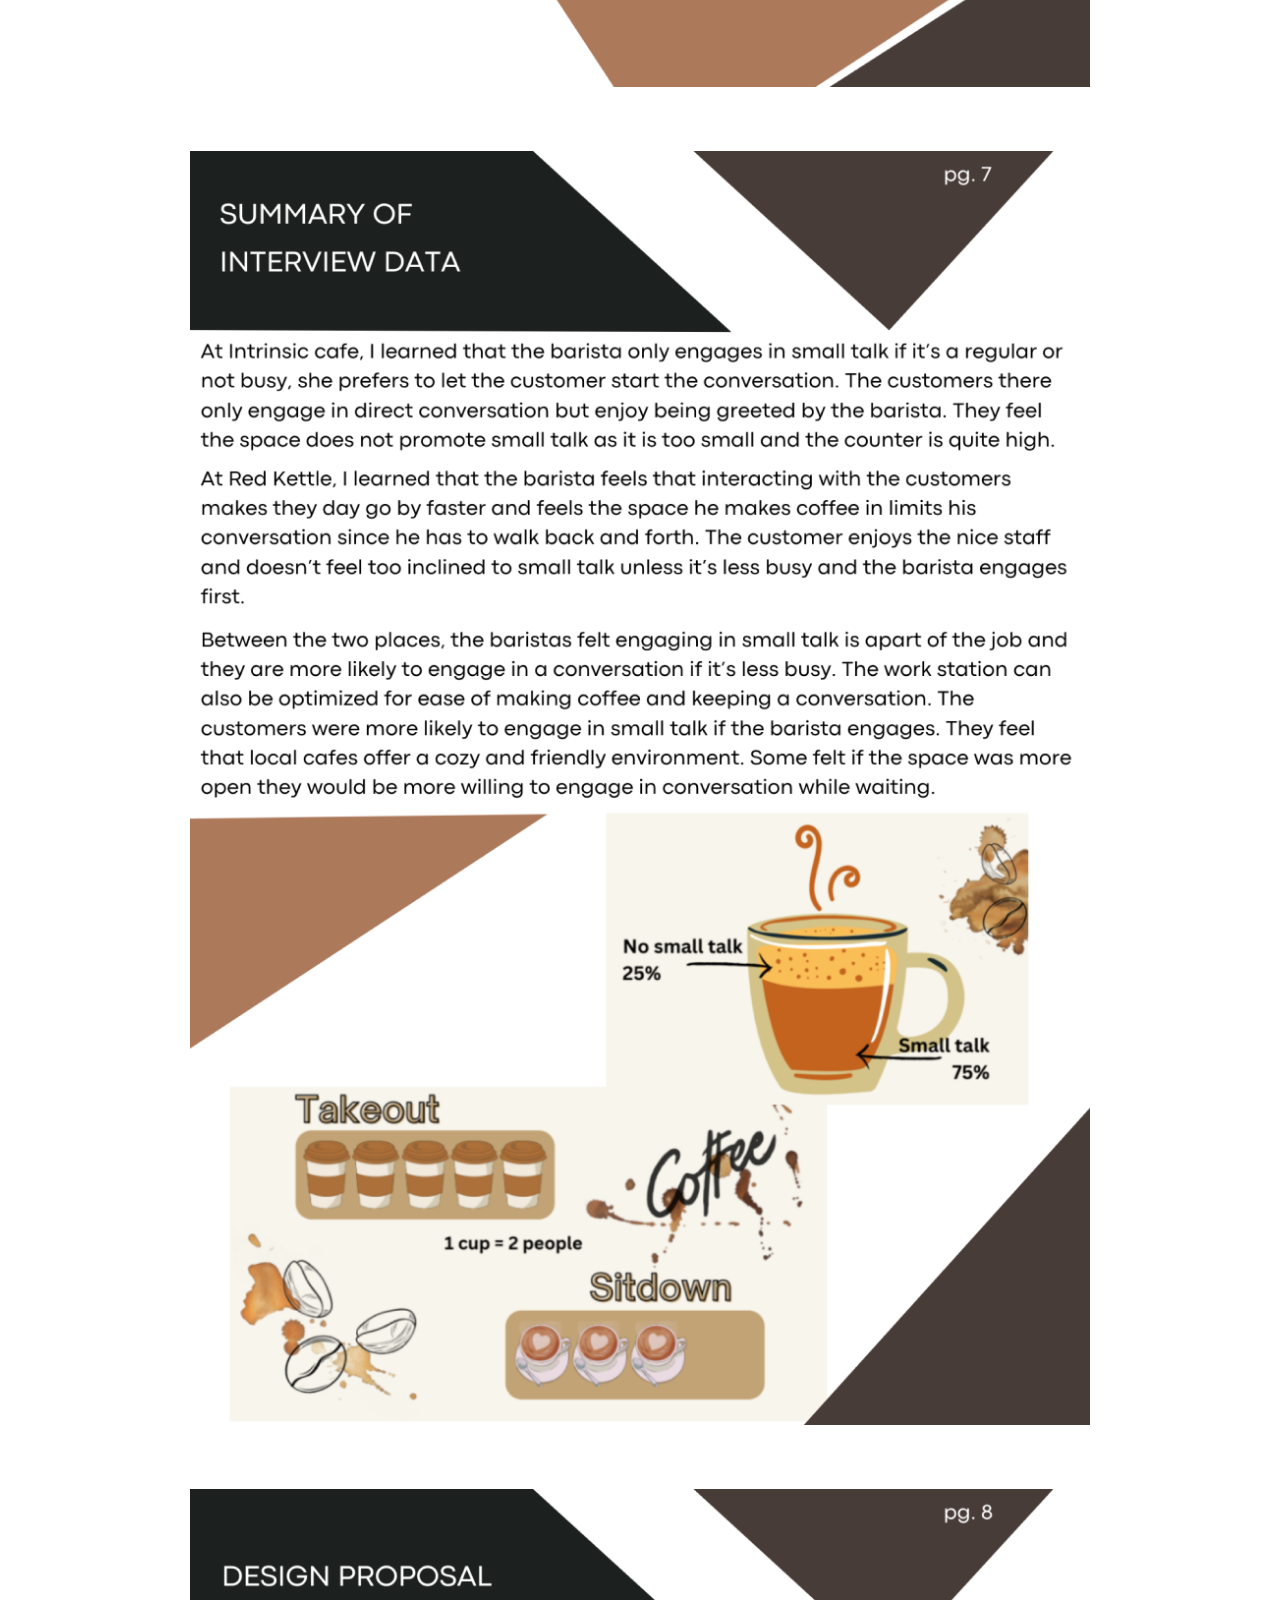
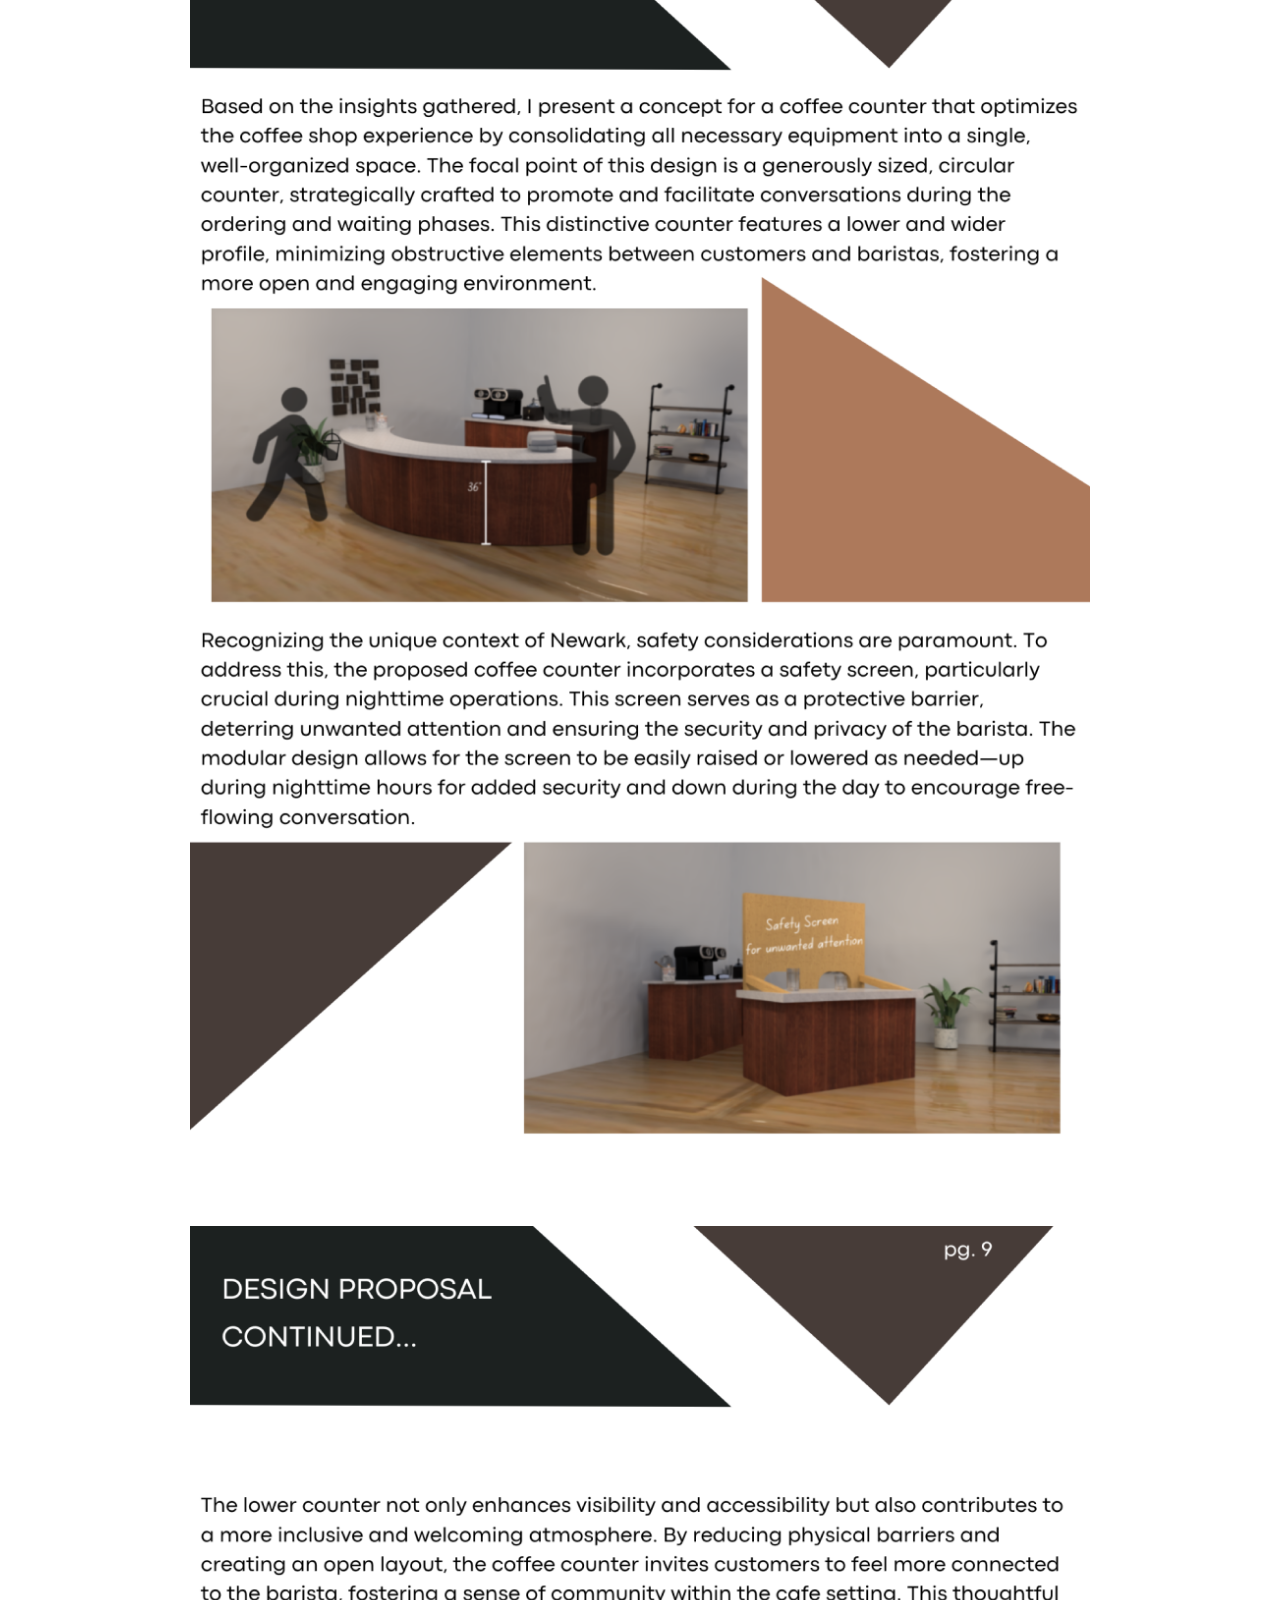
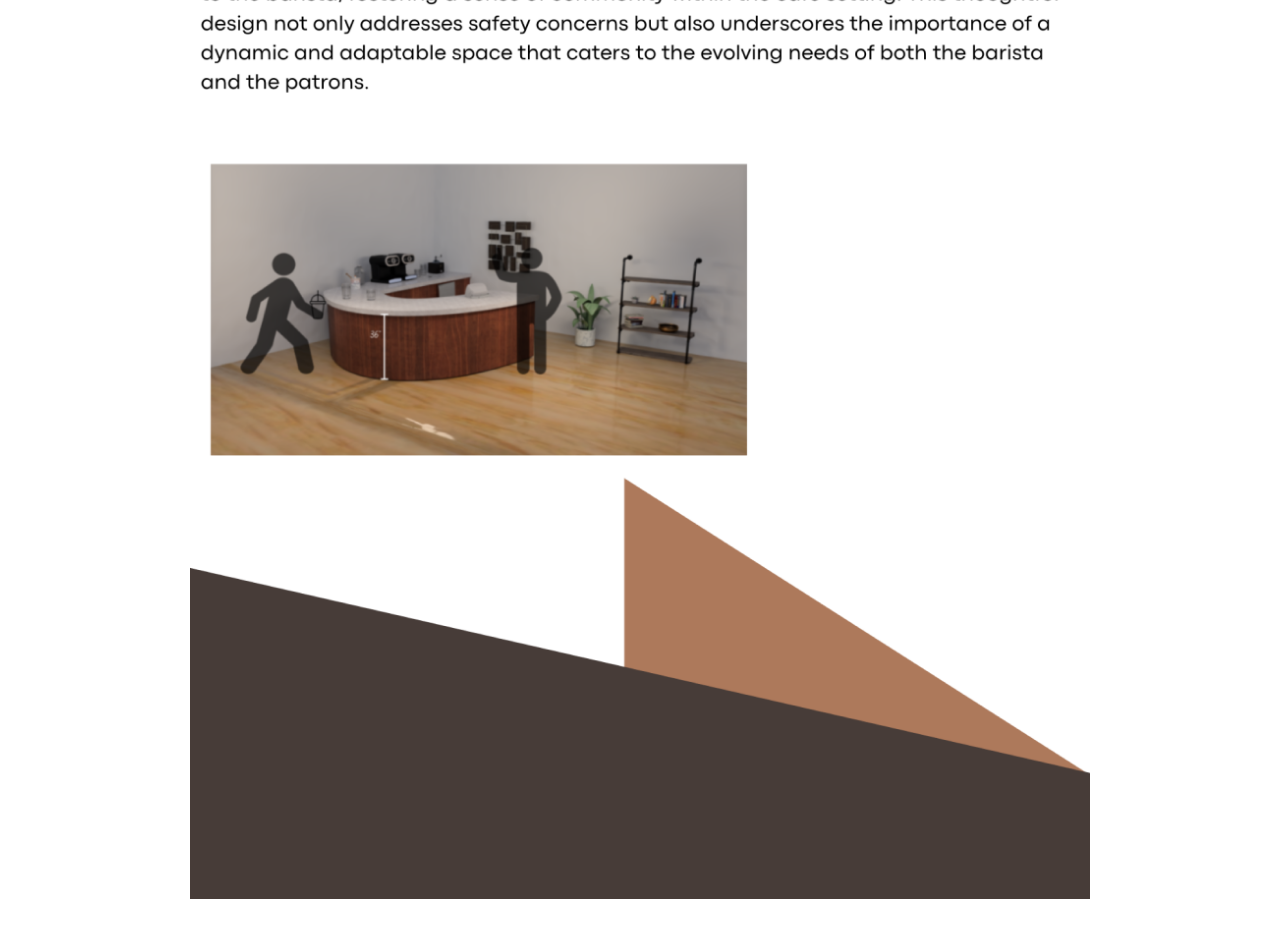
<file: report.html>
<!DOCTYPE html>
<html>
<head>
  <meta charset="UTF-8">
  <meta name="viewport" content="width=device-width, initial-scale=1.0">
  <title>Syd Monte — Portfolio</title>
  <link href="https://fonts.googleapis.com/css?family=Inter&display=swap" rel="stylesheet">

  <link rel="stylesheet" href="styles.css">
  <link rel="stylesheet" href="css/styles-report.css">
</head>
<body>
<div class="desktop-1">
<div class="header-1-2">
  <img src="images/node-3.png" class="node-3" alt="logo" />
  <div class="nav-4">
    <a class="text-5" href="index.html"><span class="text-black">Home</span></a>
    <a class="text-6" href="index.html#gallery"><span class="text-black">Gallery</span></a>
    <a class="text-7" href="about.html"><span class="text-black">About</span></a>
    <a class="text-8" href="contact.html"><span class="text-black">Contact</span></a>
  </div>
</div>
<img src="images/report1.png" class="1-1-9" alt="1-1" />
<img src="images/report2.png" class="2-26-10" alt="2-26" />
<img src="images/report3.png" class="3-1-11" alt="3-1" />
<img src="images/report4.png" class="4-1-12" alt="4-1" />
<img src="images/report5.png" class="5-1-13" alt="5-1" />
<img src="images/report6.png" class="6-1-14" alt="6-1" />
<img src="images/report7.png" class="7-1-15" alt="7-1" />
<img src="images/report8.png" class="8-1-16" alt="8-1" />
<img src="images/report9.png" class="9-1-17" alt="9-1" />
</div>

</body>
</html>
</file>
<file: css/styles-about.css>
:root {
  --font-family-inter: 'Inter', sans-serif;
  --text-black: rgba(0, 0, 0, 0.55);
}

/* Page-specific: about */
.headshot-1-14 {
  flex-grow: 0;
  flex-shrink: 1;
  flex-basis: auto;
  border-radius: 20px;
  width: 100%;
  height: auto;
}

.feature-13 {
  display: flex;
  flex-direction: row;
  justify-content: center;
  /* vertically center the image + description block in the available space */
  align-items: center;
  gap: 64px;
  padding: 40px 120px 80px 120px;
  flex-grow: 0;
  flex-shrink: 1;
  width: 100%;
  /* make the feature area take a reasonable portion of the viewport so items feel vertically centered */
  min-height: calc(100vh - var(--header-h) - 220px);
}

.intro-3 {
  display: flex;
  flex-direction: column;
  justify-content: flex-start;
  align-items: flex-start;
  padding: 0px;
  flex-grow: 0;
  flex-shrink: 1;
  flex-basis: auto;
}

.container-2 {
  display: flex;
  flex-direction: column;
  justify-content: flex-start;
  align-items: flex-start;
  padding: 0px;
  flex-grow: 0;
  flex-shrink: 1;
  width: 100%;
}

/* Hero title for About page: make 'About me' match Sydney Montalto sizing and sit above the image */
.hero-11 {
  width: 100%;
  display: flex;
  /* align the About heading to the left edge of the headshot and allow slight overlap */
  justify-content: flex-start;
  align-items: center;
  padding: 28px 120px 8px 120px;
  margin-top: 8px;
  /* bring the heading closer to the image so it sits near the top-left corner */
  margin-bottom: -48px;
}

.hero-11 .text-12 {
  font-family: var(--font-family-inter);
  font-weight: 700;
  font-size: 48px; /* match .text-16 */
  line-height: 1.1;
  color: var(--text-black);
  margin: 0;
  text-align: left;
}

/* About description tweaks */
.text-15 .text-16 { margin: 0 0 12px 0; }
.text-15 .text-17 {
  font-family: var(--font-family-inter);
  font-size: 20px;
  line-height: 1.6;
  color: var(--text-black);
  max-width: 700px;
}

@media (max-width: 900px) {
  .feature-13 { flex-direction: column; padding: 24px; min-height: auto; }
  .hero-11 { padding: 20px; }
  .hero-11 .text-12 { font-size: 36px; }
  .text-15 .text-17 { font-size: 16px; }
  /* remove overlap on small screens so heading sits above the image normally */
  .hero-11 { margin-bottom: 0; padding-left: 24px; }
  .hero-11 .text-12 { text-align: center; }
}

/* Header/nav layout for About page to match other pages */
.header-2-4 {
  display: flex;
  flex-direction: row;
  justify-content: space-between;
  align-items: center;
  /* match site header spacing */
  padding: 24px 120px;
  gap: 40px;
  width: 100%;
}

.nav-6 {
  display: flex;
  flex-direction: row;
  justify-content: flex-start;
  align-items: center;
  gap: 40px;
  padding: 0px;
  width: auto;
}
</file>
<file: css/styles-projects.css>
/* Shared project pages (gallery / project detail) styles - extracted from the exports */
:root {
  --font-family-inter: 'Inter', sans-serif;
  --text-black: rgba(0, 0, 0, 0.55);
}

.nav-4, .header-1-2, .nav-6, .header-2-4 {
  /* shared header/nav layout */
  display: flex;
  flex-direction: row;
  justify-content: space-between;
  align-items: center;
  gap: 40px;
  padding: 24px 64px;
}

.feature-1-9 {
  /* Project header: image headline above text, centered */
  display: flex;
  flex-direction: column;
  justify-content: center;
  align-items: center;
  gap: 28px;
  padding: 48px 48px;
}

.feature-gallery-1-14,
.feature-cards-17,
.feature-cards-28,
.feature-cards-39,
.feature-cards-17 {
  display: flex;
  gap: 56px; /* slightly larger gap so cards breathe */
  padding: 80px 64px; /* bring the gallery up so images appear larger on screen */
}

/* small button used on project pages for in-page CTAs like 'View build' */
.btn-view-build {
  /* make the CTA look like an underlined text link rather than a bordered button */
  display: inline-block;
  padding: 0; /* no extra box padding so it reads like text */
  margin: 0;
  background: transparent;
  border: none;
  color: inherit; /* match surrounding text color */
  font-family: var(--font-family-inter); /* ensure same font as site */
  text-decoration: underline;
  text-underline-offset: 3px;
  font-weight: 600;
  font-size: 16px; /* slightly larger text */
}
.btn-view-build:hover { color: rgba(0,0,0,0.95); }

.gallery-15, .gallery-13, .gallery-15 {
  display: flex;
  gap: 32px;
  width: 100%; /* allow gallery to use full container width so columns can grow */
  align-items: flex-start;
}

.feature-1-9 img.image-10,
.image-17, .image-18, .image-20, .image-21, .image-22, .image-24, .image-25, .image-26,
.image-19, .image-30, .image-35, .image-41, .image-46 {
  border-radius: 16px;
  display: block;
  width: 100%;
  /* allow images to scale larger on wide viewports */
  max-width: none;
  height: auto;
  object-fit: cover;
}

/* small helper for project columns */
.column-1-16, .column-2-19, .column-3-23 {
  display:flex;
  flex-direction: column;
  gap: 32px;
}

/* make the three gallery columns take roughly a third of the available width */
.feature-gallery-1-14 > .gallery-15 > .column-1-16,
.feature-gallery-1-14 > .gallery-15 > .column-2-19,
.feature-gallery-1-14 > .gallery-15 > .column-3-23 {
  flex: 1 1 33%;
  min-width: 220px; /* avoid collapsing too small on narrow viewports */
}

.feature-1-9 .text-11 {
  /* project headline + body wrapper (scoped to the project header) */
  /* match the lead image max-width so the description lines up with the image */
  max-width: 1100px;
  width: 100%;
  text-align: center;
}

/* Title + description sizing for project header (scoped) */
.feature-1-9 .text-11 .text-12 {
  font-family: var(--font-family-inter);
  font-size: 3rem; /* slightly larger title */
  line-height: 1.08;
  font-weight: 600;
  margin: 0 0 8px 0;
}

.feature-1-9 .text-11 .text-13 {
  font-family: var(--font-family-inter);
  font-size: 1.125rem; /* slightly larger description for readability */
  line-height: 1.45;
  color: var(--text-black);
  margin: 0;
}

/* Ensure the lead image + text fit comfortably on most desktop viewports - allow larger hero */
.feature-1-9 img.image-10 {
  max-height: 62vh; /* allow the hero image to occupy more vertical space */
  width: 100%;
  max-width: 1100px;
}

/* Make card items take more horizontal space so smaller pictures appear larger */
.feature-cards-17 a[class^="card"],
.feature-cards-28 a[class^="card"],
.feature-cards-39 a[class^="card"],
.feature-gallery-1-14 a[class^="card"] {
  flex: 1 1 48%;
}

@media (max-width: 900px) {
  /* revert to more compact sizes on narrow screens */
  .feature-1-9 .text-11 .text-12 { font-size: 1.6rem; }
  .feature-1-9 .text-11 .text-13 { font-size: 0.95rem; }
  .feature-1-9 img.image-10 { max-height: 40vh; width: 100%; }
  .feature-1-9 .text-11 { max-width: 100%; padding: 0 8px; }
  .feature-1-9 { padding: 28px 20px; }
  .feature-cards-17, .feature-cards-28, .feature-cards-39 { padding: 40px 20px; gap: 28px; }
}

/* keep base desktop container consistent */
.desktop-1 {
  max-width: 1600px; /* larger container so images can scale up */
  margin: 0 auto;
}

/* Build grid: show build/process images in a responsive 3x4 grid */


.build-grid {
  display: grid;
  /* larger minimum so thumbnails appear bigger on desktop */
  grid-template-columns: repeat(3, minmax(360px, 1fr));
  gap: 32px;
  /* center the grid within the page container and limit max width so it doesn't span the full viewport */
  width: 100%;
  max-width: 1600px;
  margin: 28px auto 64px auto;
  padding: 0 40px;
}

/* Two-column variant: center the columns and their items so side-by-side media appear centered */
.build-grid.two-col {
  grid-template-columns: repeat(2, minmax(360px, 1fr));
  justify-content: center; /* center the grid within its container if it doesn't fill the full width */
  justify-items: center; /* center each grid cell's content horizontally */
}

.build-grid.two-col .build-item { justify-self: center; }

.build-item img,
.build-item video {
  width: 100%;
  /* enforce a consistent visual height on desktop so mixed portrait/landscape look even
     use object-fit: cover to allow slight cropping for a tidy grid */
  height: 320px;
  object-fit: cover;
  border-radius: 12px;
  display: block;
  background: #fff; /* avoid visual gaps on transparent images */
}

/* allow some build items to span both columns in a two-col layout */
.build-item.span-2 { grid-column: 1 / -1; }

/* Span-2 (wide) items should be slightly taller for better visual hierarchy */
.build-item.span-2 img,
.build-item.span-2 video {
  height: 460px;
}

/* Make the right-column pole5 thumbnail slightly larger for visual balance */
.build-item img.img-bigger,
.build-item video.img-bigger {
  height: 380px;
}

/* Responsive: reduce fixed heights on medium screens */
@media (max-width: 1100px) {
  .build-item img,
  .build-item video { height: 260px; }
  .build-item.span-2 img,
  .build-item.span-2 video { height: 360px; }
  .build-item img.img-bigger,
  .build-item video.img-bigger { height: 300px; }
}
@media (max-width: 700px) {
  /* On small screens let media size naturally to avoid excessive cropping */
  .build-item img,
  .build-item video,
  .build-item.span-2 img,
  .build-item.span-2 video { height: auto; }
}

/* Reveal animation support for build items; the existing IntersectionObserver will toggle .in-view */
.build-item[data-reveal] {
  opacity: 0;
  transform: translateY(18px);
  transition: opacity 420ms ease, transform 420ms ease;
}
.build-item.in-view { opacity: 1; transform: none; }

@media (max-width: 1100px) {
  .build-grid { grid-template-columns: repeat(2, minmax(180px, 1fr)); gap: 18px; }
}
@media (max-width: 700px) {
  .build-grid { grid-template-columns: 1fr; gap: 14px; padding: 0 16px; }
}

/* Code grid: style for code snippets in the jelly robot page */
.code-grid {
  display: grid;
  grid-template-columns: repeat(2, 1fr);
  gap: 20px;
  width: 100%;
  max-width: 1100px;
  margin: 12px auto 48px auto;
  padding: 0 16px;
}
.code-item pre {
  background: #0f1720;
  color: #e6eef6;
  padding: 16px;
  border-radius: 12px;
  font-family: ui-monospace, SFMono-Regular, Menlo, Monaco, 'Roboto Mono', 'Helvetica Neue', monospace;
  font-size: 13px;
  line-height: 1.4;
  white-space: pre-wrap;
  word-break: break-word;
}

@media (max-width: 900px) {
  .code-grid { grid-template-columns: 1fr; }
}

/* Make the bottom-right ski image on the project gallery have rounded corners */
.feature-gallery-1-14 .column-3-23 img.image-25 {
  border-radius: 20px;
}

/* Stack the build section vertically and center its contents so the grid is centered under the heading */
#build.feature-gallery-1-14 {
  display: flex;
  flex-direction: column;
  align-items: center;
  gap: 24px;
  padding: 80px 64px;
}

#build.feature-gallery-1-14 .gallery-15 {
  width: 100%;
  max-width: 1100px; /* keep the heading column nicely constrained */
}

/* Center and slightly enlarge the "Build process" heading inside #build */
#build .text-19 {
  width: 100%;
  text-align: center;
  font-family: var(--font-family-inter);
  font-size: 1.125rem; /* slightly larger */
  font-weight: 500;
  color: var(--text-black);
  margin: 0 0 8px 0;
}

/* Video used in the jelly robot gallery (middle column, middle row) */
video.image-21 {
  width: 100%;
  height: auto;
  display: block;
  object-fit: cover;
  border-radius: 16px;
}

/* Generic rule to style videos used as gallery items (match image sizing and rounding) */
video[class^="image-"] {
  width: 100%;
  height: auto;
  display: block;
  object-fit: cover;
  border-radius: 16px;
}
</file>
<file: css/styles-contact.css>
:root{
  --font-family-inter: 'Inter', sans-serif;
  --text-black: rgba(0,0,0,0.65);
}

/* Contact page: make visuals consistent with the rest of the site */
.contact-hero{
  padding: 56px 24px;
  background: transparent; /* keep hero clean and consistent */
  text-align: center;
}
.contact-hero-inner{ max-width: 900px; margin: 0 auto; }
.contact-title{ font-family: var(--font-family-inter); font-size: 48px; font-weight:700; margin: 0 0 12px 0; color: var(--text-black); }
.contact-sub{ font-family: var(--font-family-inter); color: rgba(0,0,0,0.55); margin: 0 0 28px 0; }

.contact-body{ padding: 40px 24px 120px 24px; }
.contact-grid{ max-width: 1100px; margin: 0 auto; display: grid; grid-template-columns: 1fr 360px; gap: 40px; align-items: start; }

.contact-form{ display:flex; flex-direction: column; gap: 12px; }
.contact-form label{ font-weight:600; font-size:0.95rem; color: rgba(0,0,0,0.7); }
.contact-form input, .contact-form textarea{ padding: 12px; border-radius: 8px; border: 1px solid rgba(0,0,0,0.08); font-family: var(--font-family-inter); font-size: 15px; }
.contact-form textarea{ resize: vertical; min-height: 140px; }
.btn-send{ background: transparent; color: rgba(0,0,0,0.85); border: 1px solid rgba(0,0,0,0.08); padding: 10px 16px; border-radius: 8px; cursor: pointer; font-weight:700; margin-top:8px; }
.btn-send:hover{ background: rgba(0,0,0,0.03); }

.contact-info{ display:flex; flex-direction: column; gap: 18px; }
.info-card{ background: white; border-radius: 12px; padding: 16px; box-shadow: 0 6px 18px rgba(0,0,0,0.04); }
.info-card h3{ margin:0 0 6px 0; }
.info-card p{ margin:0; }

@media (max-width: 960px){
  .contact-grid{ grid-template-columns: 1fr; }
  .contact-hero { padding: 36px 16px; }
  .contact-title { font-size: 36px; }
}

/* reveal fallback styling: elements with data-reveal already have transitions in styles.css */
[data-reveal] { will-change: opacity, transform; }
</file>
<file: css/styles-report.css>
/* Report / gallery-series page specific rules (numeric image class names are matched with attribute selectors) */
[class="1-1-9"], [class="2-26-10"], [class="3-1-11"], [class="4-1-12"], [class="5-1-13"], [class="6-1-14"], [class="7-1-15"], [class="8-1-16"], [class="9-1-17"] {
  display: block;
  margin: 32px auto;
  width: 100%;
  max-width: 900px; /* keep report images at a reasonable readable size */
  height: auto;
}

/* If you want them even smaller, reduce max-width above (e.g., 700px). On narrow screens they remain full-width. */

.feature-gallery-1-14 {
  display: flex;
  justify-content: center;
  gap: 24px;
}

@media (max-width: 900px) {
  [class="1-1-9"], [class="2-26-10"], [class="3-1-11"], [class="4-1-12"], [class="5-1-13"], [class="6-1-14"], [class="7-1-15"], [class="8-1-16"], [class="9-1-17"] {
    max-width: 100%;
    margin: 18px 12px;
  }
}
</file>
<file: styles.css>
:root {
  --font-family-inter: 'Inter', sans-serif;
  --text-black: rgba(0, 0, 0, 0.55);
  --header-h: 96px;
}

.text-black {
  color: var(--text-black);
}


/* CSS Reset */
* {
  margin: 0;
  padding: 0;
  box-sizing: border-box;
}

body {
  width: 100%;
  min-height: 100vh;
  overflow-x: hidden;
}

/* Scroll snapping behavior: snap between hero and gallery for a clean transition
   Only enable on wider viewports to avoid interfering with small-screen touch scroll.
*/
@media (min-width: 640px) {
  body {
    scroll-snap-type: y proximity;
    scroll-padding-top: var(--header-h); /* account for fixed header */
  }

  .hero-1-9,
  .gallery-13 {
    scroll-snap-align: start;
    scroll-snap-stop: always;
  }
}

@media (prefers-reduced-motion: reduce) {
  body { scroll-snap-type: none; }
}

/* Use the site-wide Inter font by default so all pages and form controls match */
body, input, textarea, button, select {
  font-family: var(--font-family-inter);
}

img {
  max-width: 100%;
  height: auto;
}

.node-3,
.node-5 {
  flex-grow: 0;
  flex-shrink: 1;
  flex-basis: auto;
  width: auto;
  max-width: 160px; /* keep logo manageable */
  height: auto;
  display: block;
}

.text-5 {
  flex-grow: 0;
  flex-shrink: 1;
  flex-basis: auto;
  font-family: var(--font-family-inter);
  font-weight: 500;
  font-size: 16px;
  letter-spacing: -0.5%;
  line-height: 145.00000476837158%;
  text-decoration: underline;
  text-transform: capitalize;
  color: var(--text-black);
}

.text-6 {
  flex-grow: 0;
  flex-shrink: 1;
  flex-basis: auto;
  font-family: var(--font-family-inter);
  font-weight: 500;
  font-size: 16px;
  letter-spacing: -0.5%;
  line-height: 145.00000476837158%;
  text-decoration: underline;
  text-transform: capitalize;
  color: var(--text-black);
}

.text-7 {
  flex-grow: 0;
  flex-shrink: 1;
  flex-basis: auto;
  font-family: var(--font-family-inter);
  font-weight: 500;
  font-size: 16px;
  letter-spacing: -0.5%;
  line-height: 145.00000476837158%;
  text-decoration: underline;
  text-transform: capitalize;
  color: var(--text-black);
}

.text-8 {
  flex-grow: 0;
  flex-shrink: 1;
  flex-basis: auto;
  font-family: var(--font-family-inter);
  font-weight: 500;
  font-size: 16px;
  letter-spacing: -0.5%;
  line-height: 145.00000476837158%;
  text-decoration: underline;
  text-transform: capitalize;
  color: var(--text-black);
}

.nav-4 {
  display: flex;
  flex-direction: row;
  /* align nav to the right of the header so links sit further to the right */
  justify-content: flex-end;
  align-items: center;
  gap: 40px;
  padding: 0px;
  flex-grow: 0;
  flex-shrink: 1;
  width: auto;
}

.header-1-2 {
  /* full-bleed fixed header: logo left, nav right */
  position: fixed;
  top: 0;
  left: 0;
  right: 0;
  display: flex;
  flex-direction: row;
  justify-content: space-between;
  align-items: center;
  padding: 12px 24px;
  height: var(--header-h);
  z-index: 1200;
  /* keep header opaque and white while scrolling so content doesn't 'run into' it */
  background: rgba(255,255,255,1);
  box-shadow: 0 1px 0 rgba(0,0,0,0.06);
}

.text-11 {
  flex-grow: 0;
  flex-shrink: 1;
  flex-basis: auto;
  font-family: var(--font-family-inter);
  font-weight: 700;
  font-size: 64px;
  letter-spacing: -2%;
  line-height: 110.00000238418579%;
  text-decoration: none;
  text-transform: none;
  color: var(--text-black);
}

.text-12 {
  flex-grow: 0;
  flex-shrink: 1;
  flex-basis: auto;
  font-family: var(--font-family-inter);
  font-weight: 500;
  font-size: 24px;
  letter-spacing: -0.5%;
  line-height: 145.00000476837158%;
  text-decoration: none;
  text-transform: none;
  color: var(--text-black);
}

.text-10 {
  display: flex;
  flex-direction: column;
  justify-content: flex-start;
  align-items: center;
  gap: 32px;
  padding: 0px;
  flex-grow: 0;
  flex-shrink: 1;
  flex-basis: auto;
}

.hero-1-9 {
  display: flex;
  flex-direction: column;
  justify-content: center;
  align-items: center;
  gap: 48px;
  /* reduce top/bottom padding so title sits higher and make arrow position relative to hero */
  padding: 48px 64px 48px 64px;
  position: relative;
  flex-grow: 0;
  flex-shrink: 1;
  width: 100%;
}

.text-16 {
  flex-grow: 1;
  flex-shrink: 1;
  flex-basis: auto;
  font-family: var(--font-family-inter);
  font-weight: 700;
  font-size: 48px;
  letter-spacing: -2.5%;
  line-height: 110.00000238418579%;
  text-decoration: none;
  text-transform: none;
  color: var(--text-black);
}

.hero-15 {
  display: flex;
  flex-direction: row;
  justify-content: center;
  align-items: flex-start;
  padding: 120px 120px 80px 120px;
  flex-grow: 0;
  flex-shrink: 1;
  width: 100%;
}

.image-19 {
  flex-grow: 0;
  flex-shrink: 1;
  flex-basis: auto;
  border-radius: 16px;
  width: 100%;
  height: auto;
}

.text-21 {
  flex-grow: 0;
  flex-shrink: 1;
  flex-basis: auto;
  font-family: var(--font-family-inter);
  font-weight: 700;
  font-size: 24px;
  letter-spacing: -2%;
  line-height: 120.00000476837158%;
  text-decoration: none;
  text-transform: none;
  color: var(--text-black);
}

.text-22 {
  flex-grow: 0;
  flex-shrink: 1;
  flex-basis: auto;
  font-family: var(--font-family-inter);
  font-weight: 500;
  font-size: 18px;
  letter-spacing: -0.5%;
  line-height: 145.00000476837158%;
  text-decoration: none;
  text-transform: none;
  color: var(--text-black);
}

.text-20 {
  display: flex;
  flex-direction: row;
  justify-content: space-between;
  align-items: baseline;
  gap: 8px;
  padding: 0px;
  flex-grow: 0;
  flex-shrink: 1;
  width: 100%;
}

.card-1-18 {
  display: flex;
  flex-direction: column;
  justify-content: flex-start;
  align-items: flex-start;
  gap: 32px;
  padding: 0px;
  flex-grow: 1;
  flex-shrink: 1;
  flex-basis: auto;
  border-radius: 8px;
}

.image-24 {
  flex-grow: 0;
  flex-shrink: 1;
  flex-basis: auto;
  border-radius: 16px;
  width: 100%;
  height: auto;
}

.text-26 {
  flex-grow: 0;
  flex-shrink: 1;
  flex-basis: auto;
  font-family: var(--font-family-inter);
  font-weight: 700;
  font-size: 24px;
  letter-spacing: -2%;
  line-height: 120.00000476837158%;
  text-decoration: none;
  text-transform: none;
  color: var(--text-black);
}

.text-27 {
  flex-grow: 0;
  flex-shrink: 1;
  flex-basis: auto;
  font-family: var(--font-family-inter);
  font-weight: 500;
  font-size: 18px;
  letter-spacing: -0.5%;
  line-height: 145.00000476837158%;
  text-decoration: none;
  text-transform: none;
  color: var(--text-black);
}

.text-25 {
  display: flex;
  flex-direction: row;
  justify-content: space-between;
  align-items: baseline;
  gap: 8px;
  padding: 0px;
  flex-grow: 0;
  flex-shrink: 1;
  width: 100%;
}

.card-1-23 {
  display: flex;
  flex-direction: column;
  justify-content: flex-start;
  align-items: flex-start;
  gap: 32px;
  padding: 0px;
  flex-grow: 1;
  flex-shrink: 1;
  flex-basis: auto;
  border-radius: 8px;
}

.feature-cards-17 {
  display: flex;
  flex-direction: row;
  justify-content: center;
  align-items: center;
  gap: 48px;
  padding: 0px 120px 80px 120px;
  flex-grow: 0;
  flex-shrink: 1;
  width: 100%;
}

.image-30 {
  flex-grow: 0;
  flex-shrink: 1;
  flex-basis: auto;
  border-radius: 16px;
  width: 100%;
  height: auto;
}

.text-32 {
  flex-grow: 0;
  flex-shrink: 1;
  flex-basis: auto;
  font-family: var(--font-family-inter);
  font-weight: 700;
  font-size: 24px;
  letter-spacing: -2%;
  line-height: 120.00000476837158%;
  text-decoration: none;
  text-transform: none;
  color: var(--text-black);
}

.text-33 {
  flex-grow: 0;
  flex-shrink: 1;
  flex-basis: auto;
  font-family: var(--font-family-inter);
  font-weight: 500;
  font-size: 18px;
  letter-spacing: -0.5%;
  line-height: 145.00000476837158%;
  text-decoration: none;
  text-transform: none;
  color: var(--text-black);
}

.text-31 {
  display: flex;
  flex-direction: row;
  justify-content: space-between;
  align-items: baseline;
  gap: 8px;
  padding: 0px;
  flex-grow: 0;
  flex-shrink: 1;
  width: 100%;
}

.card-2-29 {
  display: flex;
  flex-direction: column;
  justify-content: flex-start;
  align-items: flex-start;
  gap: 32px;
  padding: 0px;
  flex-grow: 1;
  flex-shrink: 1;
  flex-basis: auto;
  border-radius: 8px;
}

.image-35 {
  flex-grow: 0;
  flex-shrink: 1;
  flex-basis: auto;
  border-radius: 16px;
  width: 100%;
  height: auto;
}

.text-37 {
  flex-grow: 0;
  flex-shrink: 1;
  flex-basis: auto;
  font-family: var(--font-family-inter);
  font-weight: 700;
  font-size: 24px;
  letter-spacing: -2%;
  line-height: 120.00000476837158%;
  text-decoration: none;
  text-transform: none;
  color: var(--text-black);
}

.text-38 {
  flex-grow: 0;
  flex-shrink: 1;
  flex-basis: auto;
  font-family: var(--font-family-inter);
  font-weight: 500;
  font-size: 18px;
  letter-spacing: -0.5%;
  line-height: 145.00000476837158%;
  text-decoration: none;
  text-transform: none;
  color: var(--text-black);
}

.text-36 {
  display: flex;
  flex-direction: row;
  justify-content: space-between;
  align-items: baseline;
  gap: 8px;
  padding: 0px;
  flex-grow: 0;
  flex-shrink: 1;
  width: 100%;
}

.card-1-34 {
  display: flex;
  flex-direction: column;
  justify-content: flex-start;
  align-items: flex-start;
  gap: 32px;
  padding: 0px;
  flex-grow: 1;
  flex-shrink: 1;
  flex-basis: auto;
  border-radius: 8px;
}

.feature-cards-28 {
  display: flex;
  flex-direction: row;
  justify-content: center;
  align-items: center;
  gap: 48px;
  padding: 0px 120px 80px 120px;
  flex-grow: 0;
  flex-shrink: 1;
  width: 100%;
}

.image-41 {
  flex-grow: 0;
  flex-shrink: 1;
  flex-basis: auto;
  border-radius: 16px;
  width: 100%;
  height: auto;
}

.text-43 {
  flex-grow: 0;
  flex-shrink: 1;
  flex-basis: auto;
  font-family: var(--font-family-inter);
  font-weight: 700;
  font-size: 24px;
  letter-spacing: -2%;
  line-height: 120.00000476837158%;
  text-decoration: none;
  text-transform: none;
  color: var(--text-black);
}

.text-44 {
  flex-grow: 0;
  flex-shrink: 1;
  flex-basis: auto;
  font-family: var(--font-family-inter);
  font-weight: 500;
  font-size: 18px;
  letter-spacing: -0.5%;
  line-height: 145.00000476837158%;
  text-decoration: none;
  text-transform: none;
  color: var(--text-black);
}

.text-42 {
  display: flex;
  flex-direction: row;
  justify-content: space-between;
  align-items: baseline;
  gap: 8px;
  padding: 0px;
  flex-grow: 0;
  flex-shrink: 1;
  width: 100%;
}

.card-1-40 {
  display: flex;
  flex-direction: column;
  justify-content: flex-start;
  align-items: flex-start;
  gap: 32px;
  padding: 0px;
  flex-grow: 1;
  flex-shrink: 1;
  flex-basis: auto;
  border-radius: 8px;
}

.image-46 {
  flex-grow: 0;
  flex-shrink: 1;
  flex-basis: auto;
  border-radius: 16px;
  width: 100%;
  height: auto;
}

.text-48 {
  flex-grow: 0;
  flex-shrink: 1;
  flex-basis: auto;
  font-family: var(--font-family-inter);
  font-weight: 700;
  font-size: 24px;
  letter-spacing: -2%;
  line-height: 120.00000476837158%;
  text-decoration: none;
  text-transform: none;
  color: var(--text-black);
}

.text-49 {
  flex-grow: 0;
  flex-shrink: 1;
  flex-basis: auto;
  font-family: var(--font-family-inter);
  font-weight: 500;
  font-size: 18px;
  letter-spacing: -0.5%;
  line-height: 145.00000476837158%;
  text-decoration: none;
  text-transform: none;
  color: var(--text-black);
}

.text-47 {
  display: flex;
  flex-direction: row;
  justify-content: space-between;
  align-items: baseline;
  gap: 8px;
  padding: 0px;
  flex-grow: 0;
  flex-shrink: 1;
  width: 100%;
}

.card-2-45 {
  display: flex;
  flex-direction: column;
  justify-content: flex-start;
  align-items: flex-start;
  gap: 32px;
  padding: 0px;
  flex-grow: 1;
  flex-shrink: 1;
  flex-basis: auto;
  border-radius: 8px;
}

.feature-cards-39 {
  display: flex;
  flex-direction: row;
  justify-content: center;
  align-items: center;
  gap: 48px;
  padding: 0px 120px 80px 120px;
  flex-grow: 0;
  flex-shrink: 1;
  width: 100%;
}

.container-14 {
  display: flex;
  flex-direction: column;
  justify-content: flex-start;
  align-items: flex-start;
  padding: 0px;
  flex-grow: 0;
  flex-shrink: 1;
  flex-basis: auto;
}

.gallery-13 {
  display: flex;
  flex-direction: column;
  justify-content: center;
  align-items: center;
  padding: 0px;
  flex-grow: 0;
  flex-shrink: 1;
  width: 100%;
}

.desktop-1 {
@media (max-width: 1440px) {
  .desktop-1 {
    padding-left: 24px;
    padding-right: 24px;
  }
}

/* Smooth in-page scrolling for anchor links */
html {
  scroll-behavior: smooth;
}

@media (max-width: 768px) {
  .desktop-1 {
    padding-left: 16px;
    padding-right: 16px;
  }
}
  display: flex;
  flex-direction: column;
  justify-content: flex-start;
  align-items: center;
  padding: 0px;
  width: 100%;
  min-height: 100vh;
  margin: 0 auto;
  max-width: 1600px;
  flex-grow: 0;
  flex-shrink: 1;
  flex-basis: auto;
  min-height: 1080px;
  background-color: rgba(255, 255, 255, 1);
}

/* Make the homepage hero take the full viewport on desktop so the gallery sits on the next scroll */
.hero-1-9 {
  /* hero fills the viewport minus the header so the title naturally centers between nav and arrow */
  min-height: calc(100vh - var(--header-h));
  display: flex;
  flex-direction: column;
  justify-content: center; /* center vertically between header and arrow */
  align-items: center;
  gap: 24px;
  padding: 0 64px 0 64px;
  position: relative;
}

/* make room under the fixed header so content isn't hidden */
.desktop-1 { padding-top: var(--header-h); }

/* ensure the title block is centered and not transformed — we'll use flex centering */
.hero-1-9 .text-10 {
  transform: none;
  position: relative;
  /* reduced padding and removed translucent backdrop for a cleaner hero title */
  padding: 6px 12px;
  background: transparent;
  backdrop-filter: none;
  border-radius: 0;
  box-shadow: none;
}

/* Overrides: ensure the hero sits higher and has less empty space on large displays */
@media (min-width: 900px) {
  .hero-1-9 {
    min-height: 72vh !important;
    /* keep the hero vertically centered between header and arrow on wide viewports */
    justify-content: center !important;
    align-items: center !important;
    padding: 8vh 64px 48px 64px !important;
  }

  .hero-1-9 .text-10 {
    transform: none !important;
  }
}

/* Scroll indicator (small flashing arrow) */
.scroll-indicator {
  position: absolute;
  /* moved further down for better visual balance (closer to the bottom edge) */
  bottom: 2vh;
  left: 50%;
  transform: translateX(-50%);
  display: inline-flex;
  align-items: center;
  justify-content: center;
  width: 44px;
  height: 44px;
  color: rgba(0,0,0,0.7);
  text-decoration: none;
  transition: transform 220ms ease;
  animation: scrollPulse 1400ms infinite;
}

.scroll-indicator svg { display:block; }

@keyframes scrollPulse {
  0% { transform: translateX(-50%) translateY(0); opacity: 0.85; }
  50% { transform: translateX(-50%) translateY(8px); opacity: 1; }
  100% { transform: translateX(-50%) translateY(0); opacity: 0.85; }
}

@media (max-width: 900px) {
  .hero-1-9 { min-height: calc(100vh - 72px); padding: 24px; }
  .hero-1-9 .text-10 { transform: none; }
  .scroll-indicator { bottom: 4px; }
}

/* Gallery presentation tweaks: center the gallery title and add spacing so it sits below the fold */
.gallery-13 {
  margin-top: 6vh; /* push the gallery lower so it doesn't peek onto the homepage when scrolling */
}

.gallery-13 .hero-15 {
  justify-content: center;
  align-items: center;
}

.gallery-13 .text-16 {
  text-align: center;
  width: 100%;
}

/* Scroll reveal helpers (simple, lightweight) */
[data-reveal] {
  opacity: 0;
  transform: translateY(20px);
  transition: opacity 600ms cubic-bezier(.22,.9,.22,1), transform 600ms cubic-bezier(.22,.9,.22,1);
  will-change: opacity, transform;
}

[data-reveal].in-view {
  opacity: 1;
  transform: none;
}

/* stagger children when a container has data-reveal - uses --i as an inline style or nth-child fallback */
[data-reveal] > * {
  transition-delay: calc(var(--d, 0) * 80ms);
}

/* small accent animation for cards */
.card-1-18[data-reveal],
.card-1-23[data-reveal],
.card-2-29[data-reveal],
.card-1-34[data-reveal],
.card-1-40[data-reveal],
.card-2-45[data-reveal] {
  transform-origin: center top;
}

/* Reduce motion preference respect */
@media (prefers-reduced-motion: reduce) {
  [data-reveal], [data-reveal] > * { transition: none !important; transform: none !important; }
}
</file>
